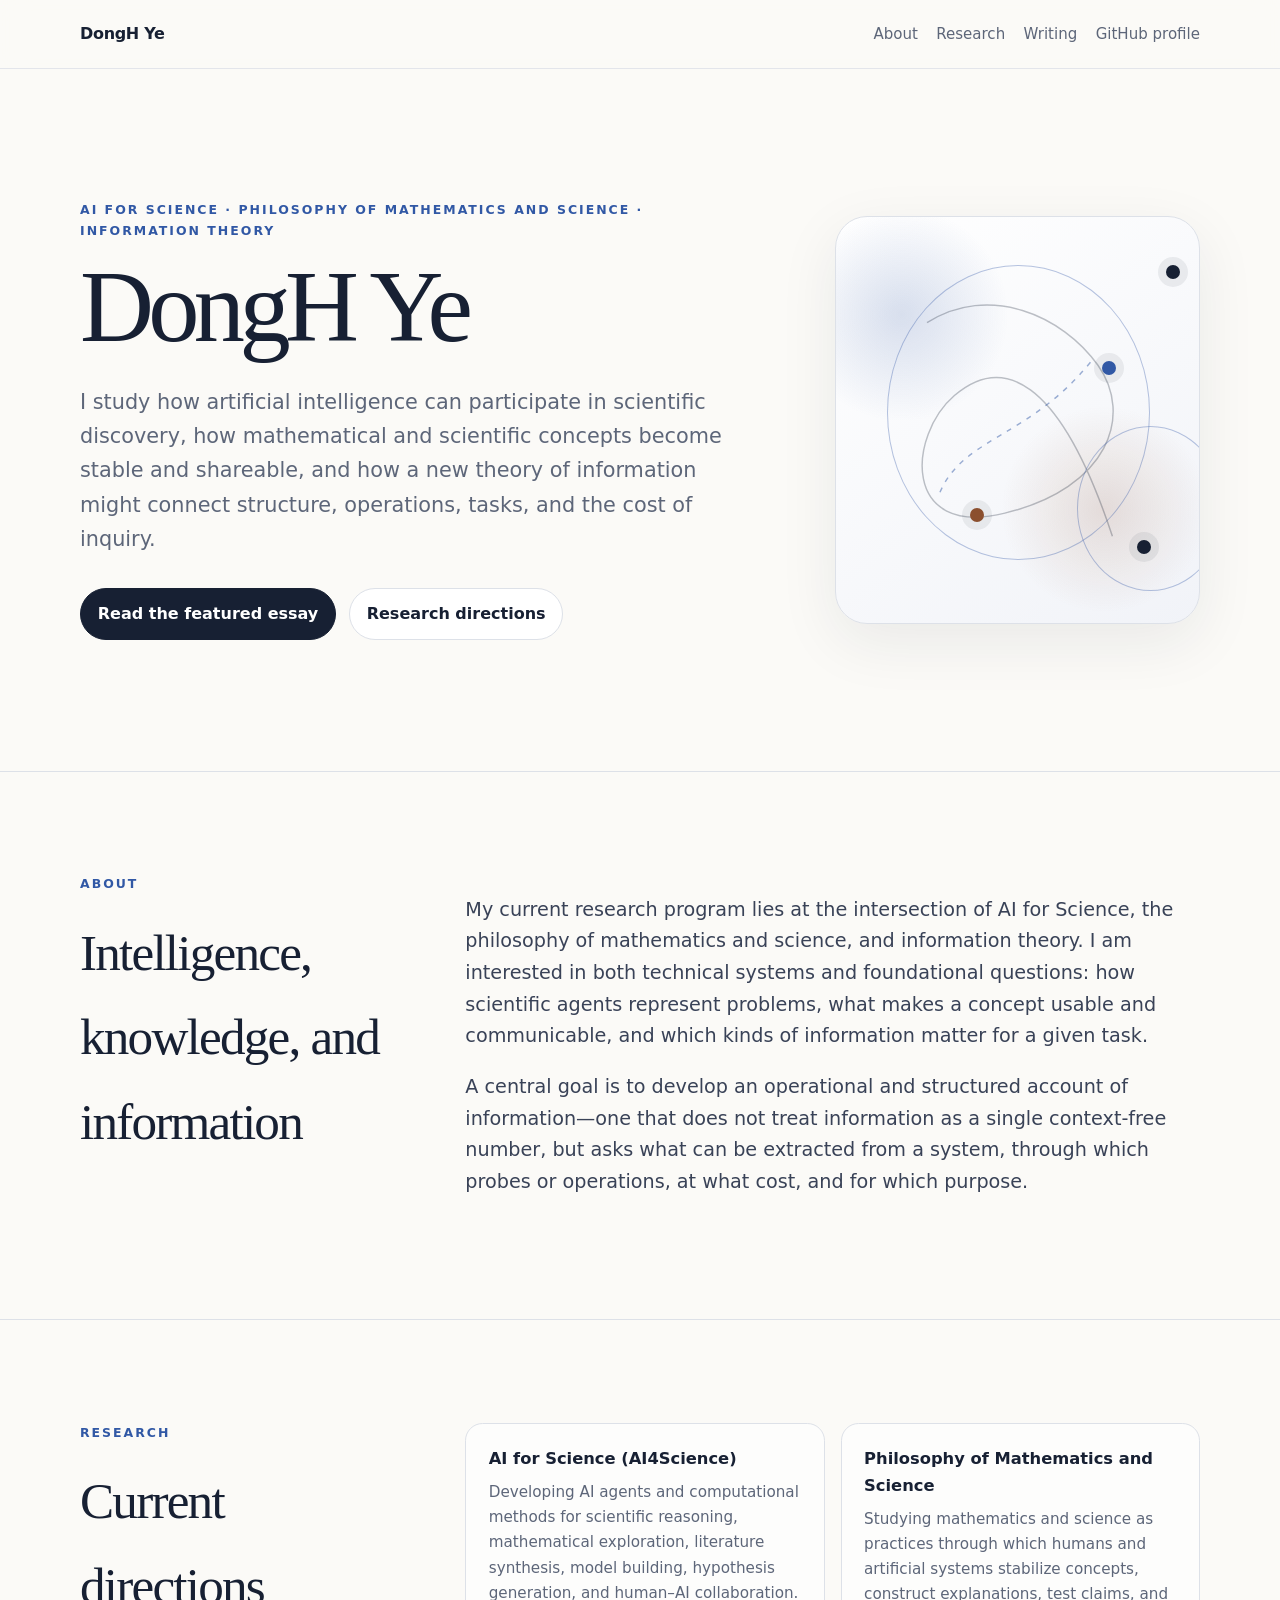
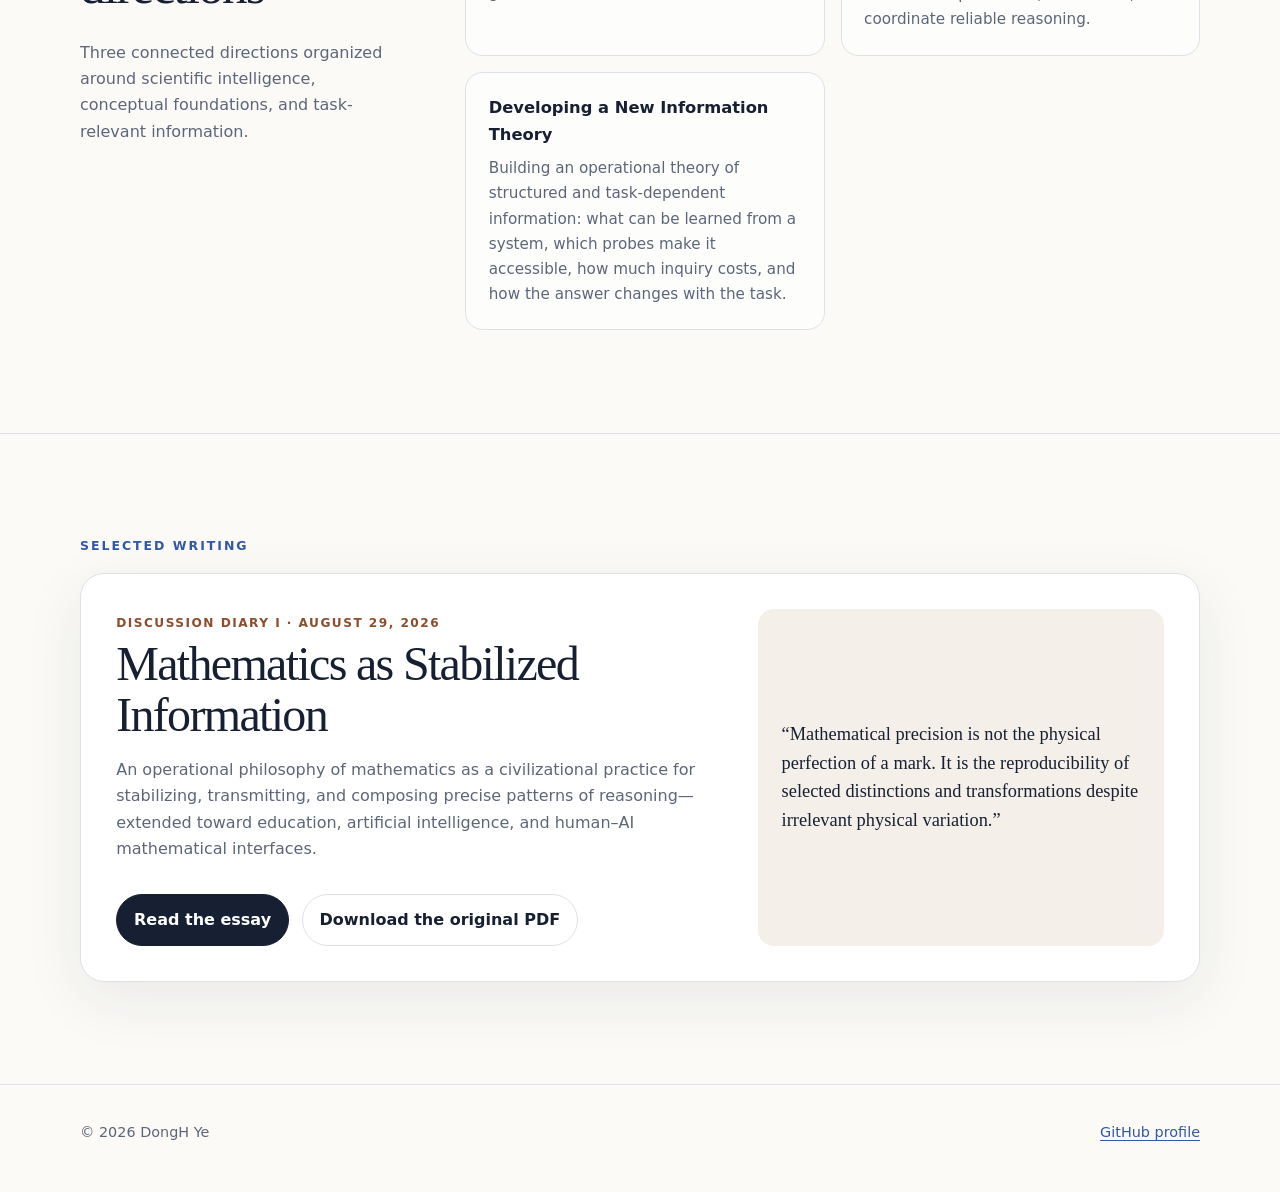
<file: index.html>
<!doctype html>
<html lang="en">
<head>
  <meta charset="utf-8">
  <meta name="viewport" content="width=device-width, initial-scale=1">
  <meta name="description" content="Personal academic homepage of DongH Ye: AI for Science, philosophy of mathematics and science, and a new operational theory of information.">
  <title>DongH Ye — AI for Science, Philosophy & Information</title>
  <link rel="icon" href="assets/favicon.svg" type="image/svg+xml">
  <link rel="stylesheet" href="assets/styles.css">
</head>
<body>
  <a class="skip-link" href="#main">Skip to content</a>
  <header class="site-header">
    <nav class="nav" aria-label="Primary navigation">
      <a class="brand" href="./">DongH Ye</a>
      <div class="nav-links">
        <a href="#about">About</a>
        <a href="#research">Research</a>
        <a href="#writing">Writing</a>
        <a class="keep" data-github-profile href="https://github.com/">GitHub</a>
      </div>
    </nav>
  </header>

  <main id="main">
    <div class="container">
      <section class="hero" aria-labelledby="hero-title">
        <div>
          <p class="eyebrow">AI for Science · Philosophy of Mathematics and Science · Information Theory</p>
          <h1 id="hero-title">DongH Ye</h1>
          <p class="lead">I study how artificial intelligence can participate in scientific discovery, how mathematical and scientific concepts become stable and shareable, and how a new theory of information might connect structure, operations, tasks, and the cost of inquiry.</p>
          <div class="actions">
            <a class="button primary" href="essay/">Read the featured essay</a>
            <a class="button" href="#research">Research directions</a>
          </div>
        </div>
        <div class="hero-art" aria-hidden="true">
          <div class="orbit">
            <svg viewBox="0 0 400 440" role="img">
              <path d="M74 80 C160 25, 262 70, 311 139 S326 309, 182 344 S48 236, 112 181 S256 150, 331 376" fill="none" stroke="rgba(23,32,51,.28)" stroke-width="2"/>
              <path d="M92 315 C125 238, 217 239, 302 133" fill="none" stroke="rgba(49,88,165,.48)" stroke-width="2" stroke-dasharray="7 9"/>
            </svg>
            <span></span><span></span><span></span><span></span>
          </div>
        </div>
      </section>
    </div>

    <section id="about" class="section">
      <div class="container section-grid">
        <div>
          <p class="eyebrow">About</p>
          <h2>Intelligence, knowledge, and information</h2>
        </div>
        <div class="prose-large">
          <p>My current research program lies at the intersection of AI for Science, the philosophy of mathematics and science, and information theory. I am interested in both technical systems and foundational questions: how scientific agents represent problems, what makes a concept usable and communicable, and which kinds of information matter for a given task.</p>
          <p>A central goal is to develop an operational and structured account of information—one that does not treat information as a single context-free number, but asks what can be extracted from a system, through which probes or operations, at what cost, and for which purpose.</p>
        </div>
      </div>
    </section>

    <section id="research" class="section">
      <div class="container section-grid">
        <div>
          <p class="eyebrow">Research</p>
          <h2>Current directions</h2>
          <p class="section-intro">Three connected directions organized around scientific intelligence, conceptual foundations, and task-relevant information.</p>
        </div>
        <div class="cards">
          <article class="card">
            <h3>AI for Science (AI4Science)</h3>
            <p>Developing AI agents and computational methods for scientific reasoning, mathematical exploration, literature synthesis, model building, hypothesis generation, and human–AI collaboration.</p>
          </article>
          <article class="card">
            <h3>Philosophy of Mathematics and Science</h3>
            <p>Studying mathematics and science as practices through which humans and artificial systems stabilize concepts, construct explanations, test claims, and coordinate reliable reasoning.</p>
          </article>
          <article class="card">
            <h3>Developing a New Information Theory</h3>
            <p>Building an operational theory of structured and task-dependent information: what can be learned from a system, which probes make it accessible, how much inquiry costs, and how the answer changes with the task.</p>
          </article>
        </div>
      </div>
    </section>

    <section id="writing" class="section">
      <div class="container">
        <p class="eyebrow">Selected writing</p>
        <div class="feature">
          <div>
            <span class="meta">Discussion Diary I · August 29, 2026</span>
            <h3>Mathematics as Stabilized Information</h3>
            <p>An operational philosophy of mathematics as a civilizational practice for stabilizing, transmitting, and composing precise patterns of reasoning—extended toward education, artificial intelligence, and human–AI mathematical interfaces.</p>
            <div class="actions">
              <a class="button primary" href="essay/">Read the essay</a>
              <a class="button" href="assets/pdf/mathematics-as-stabilized-information-discussion-diary.pdf">Download the original PDF</a>
            </div>
          </div>
          <div class="feature-quote">“Mathematical precision is not the physical perfection of a mark. It is the reproducibility of selected distinctions and transformations despite irrelevant physical variation.”</div>
        </div>
      </div>
    </section>
  </main>

  <footer class="site-footer">
    <div class="container footer-row">
      <span>© <span data-year></span> DongH Ye</span>
      <a data-github-profile href="https://github.com/">GitHub profile</a>
    </div>
  </footer>
  <script src="assets/site.js"></script>
</body>
</html>
</file>
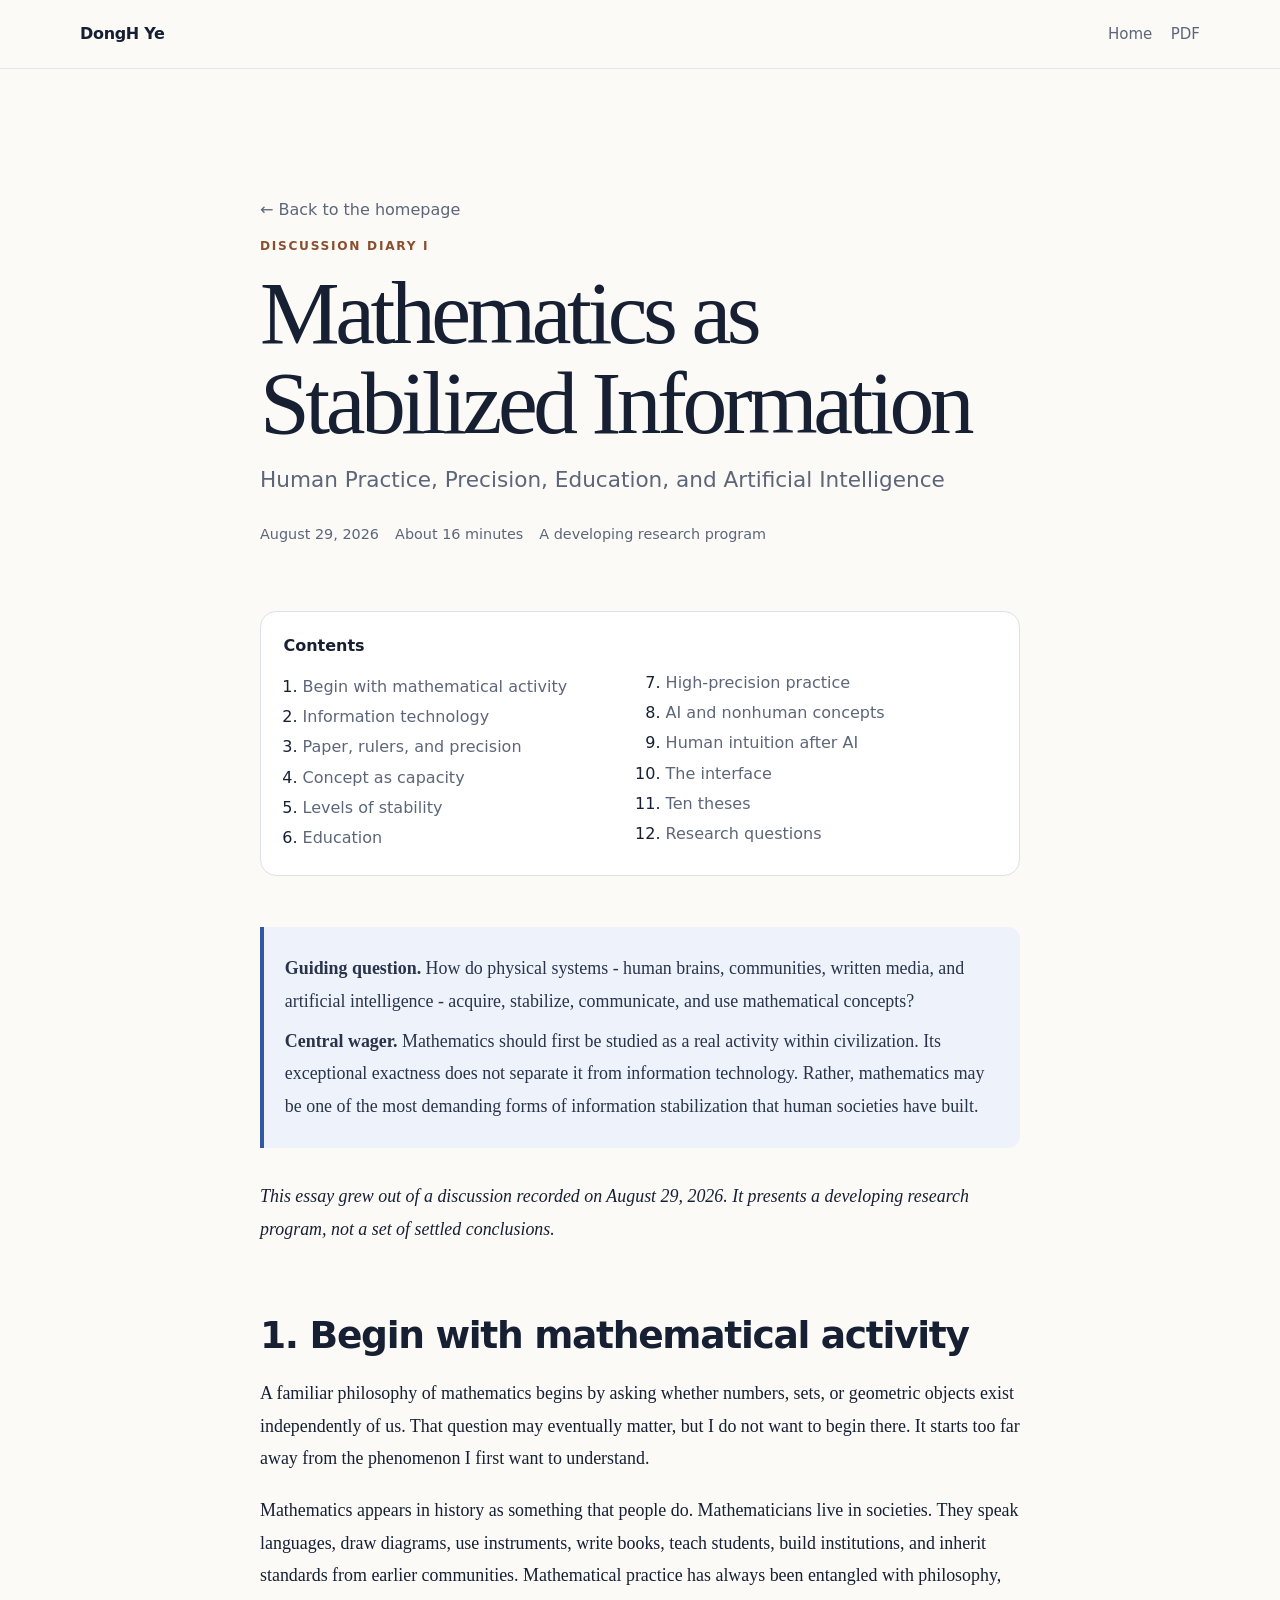
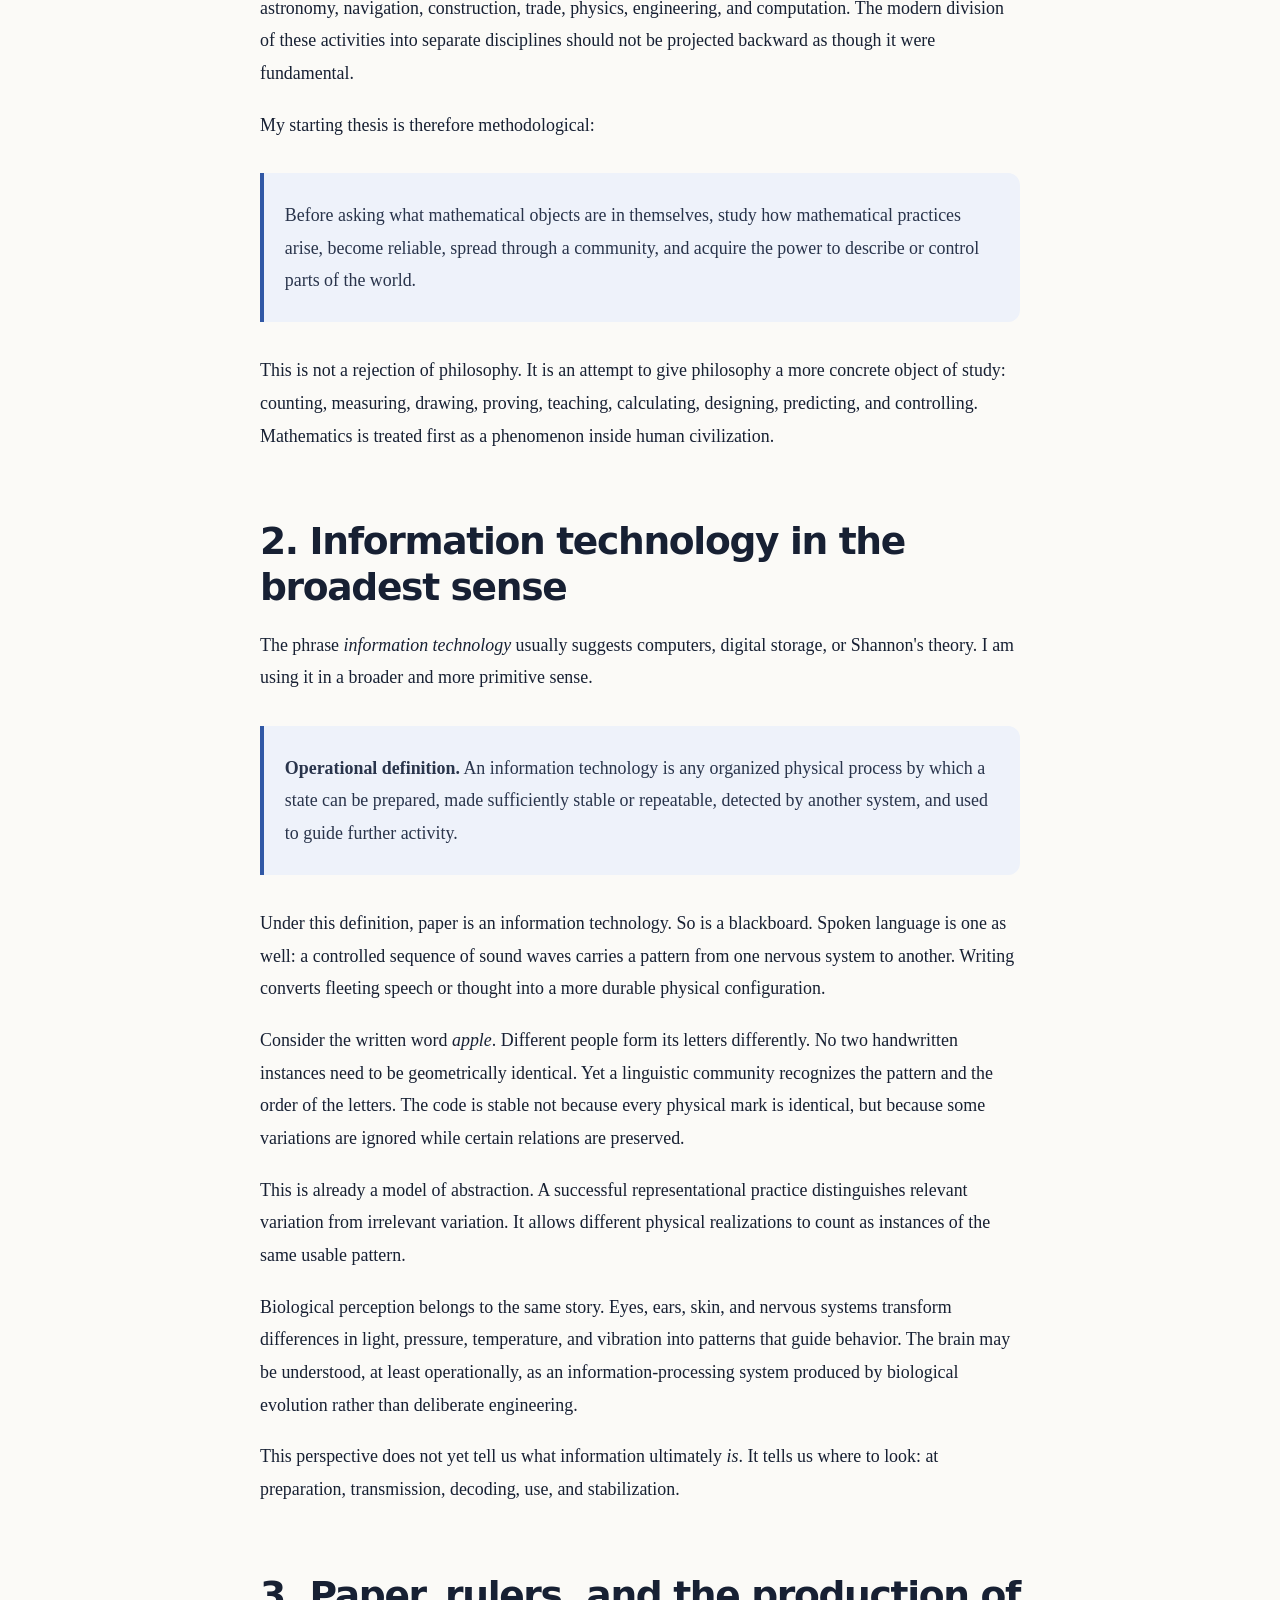
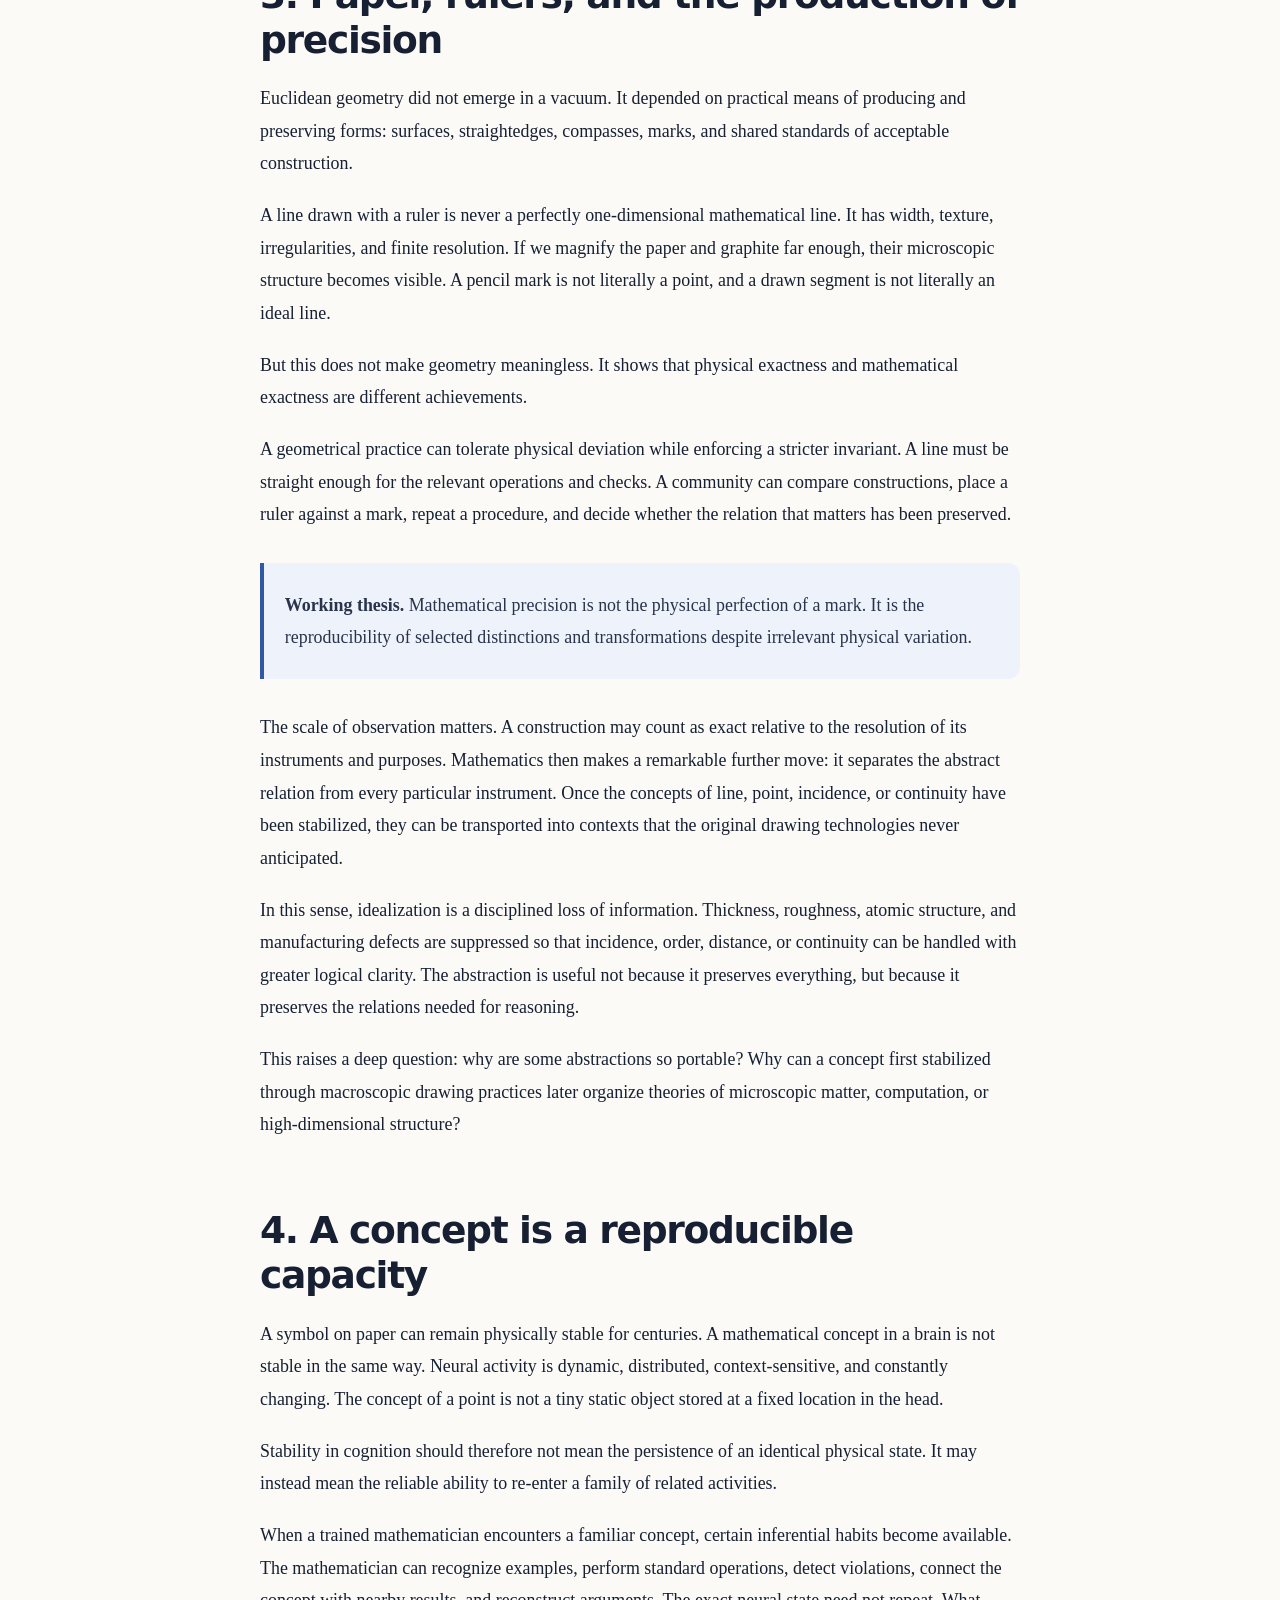
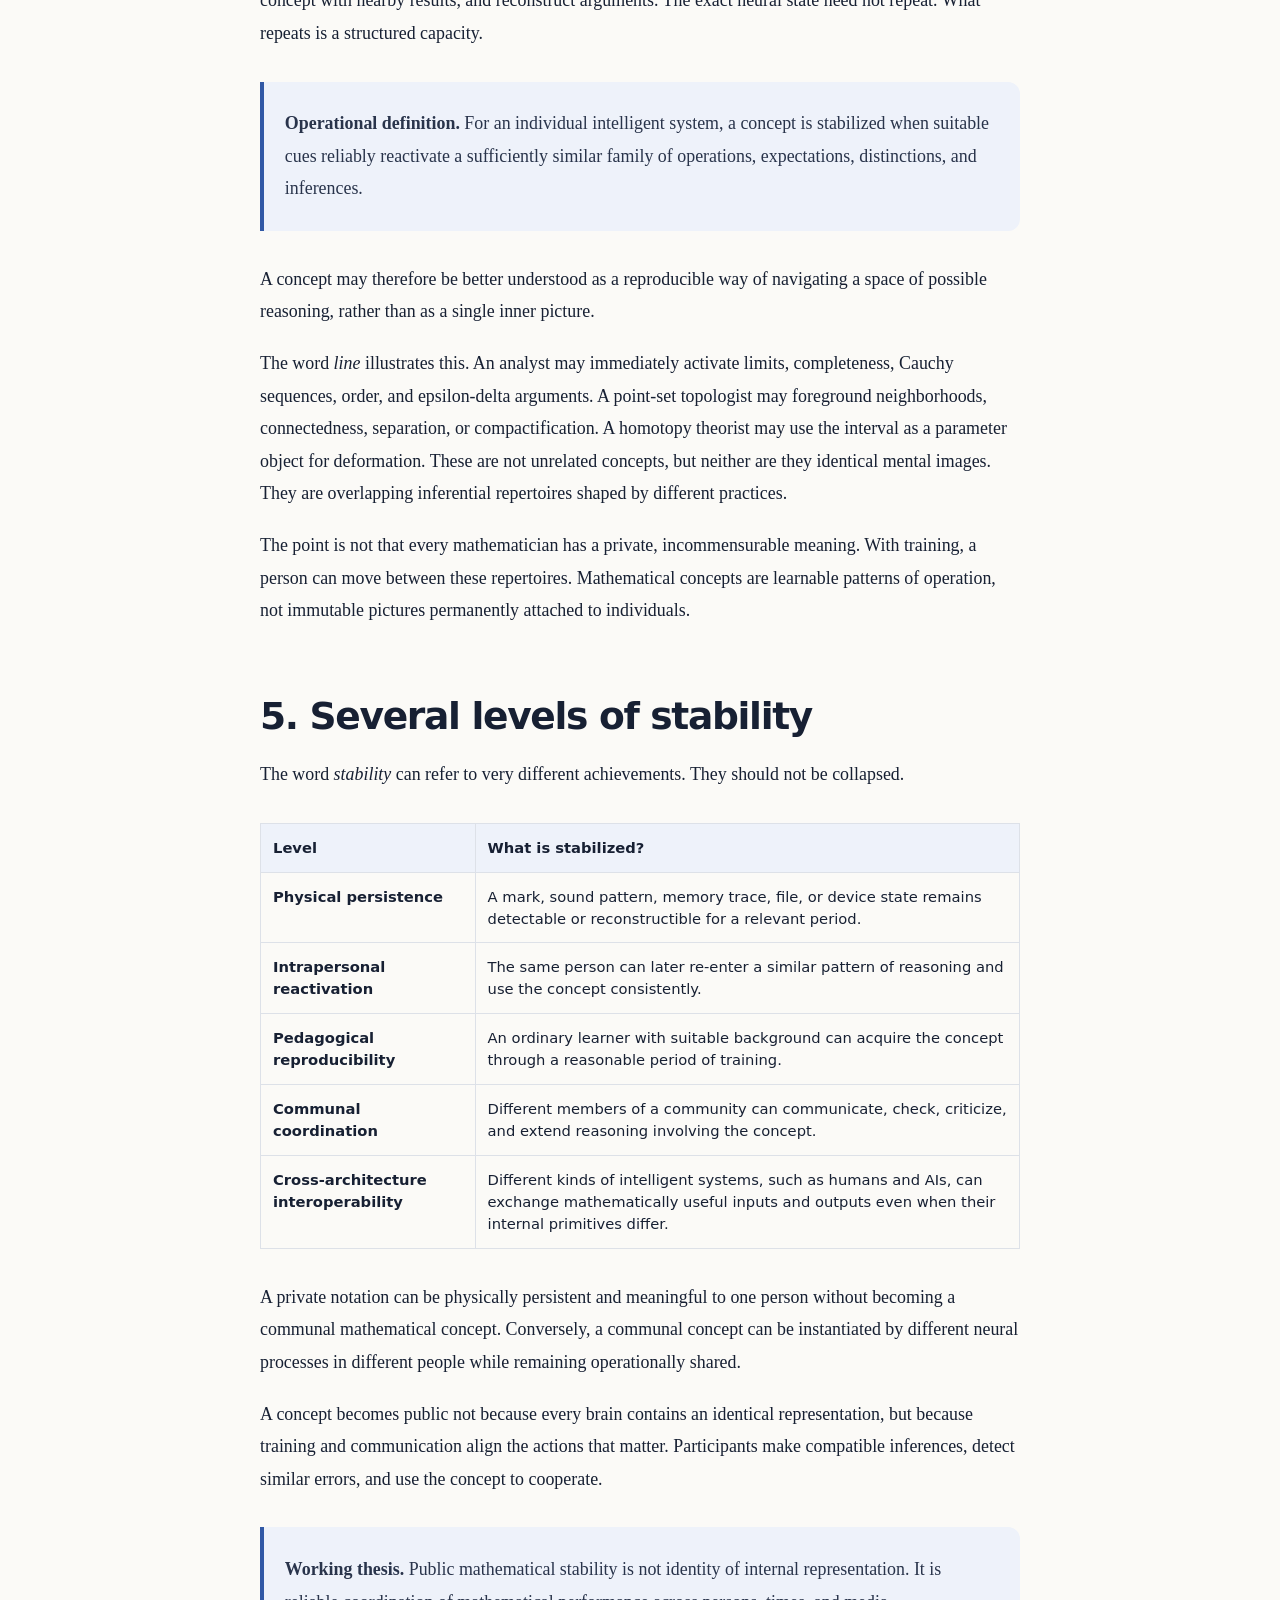
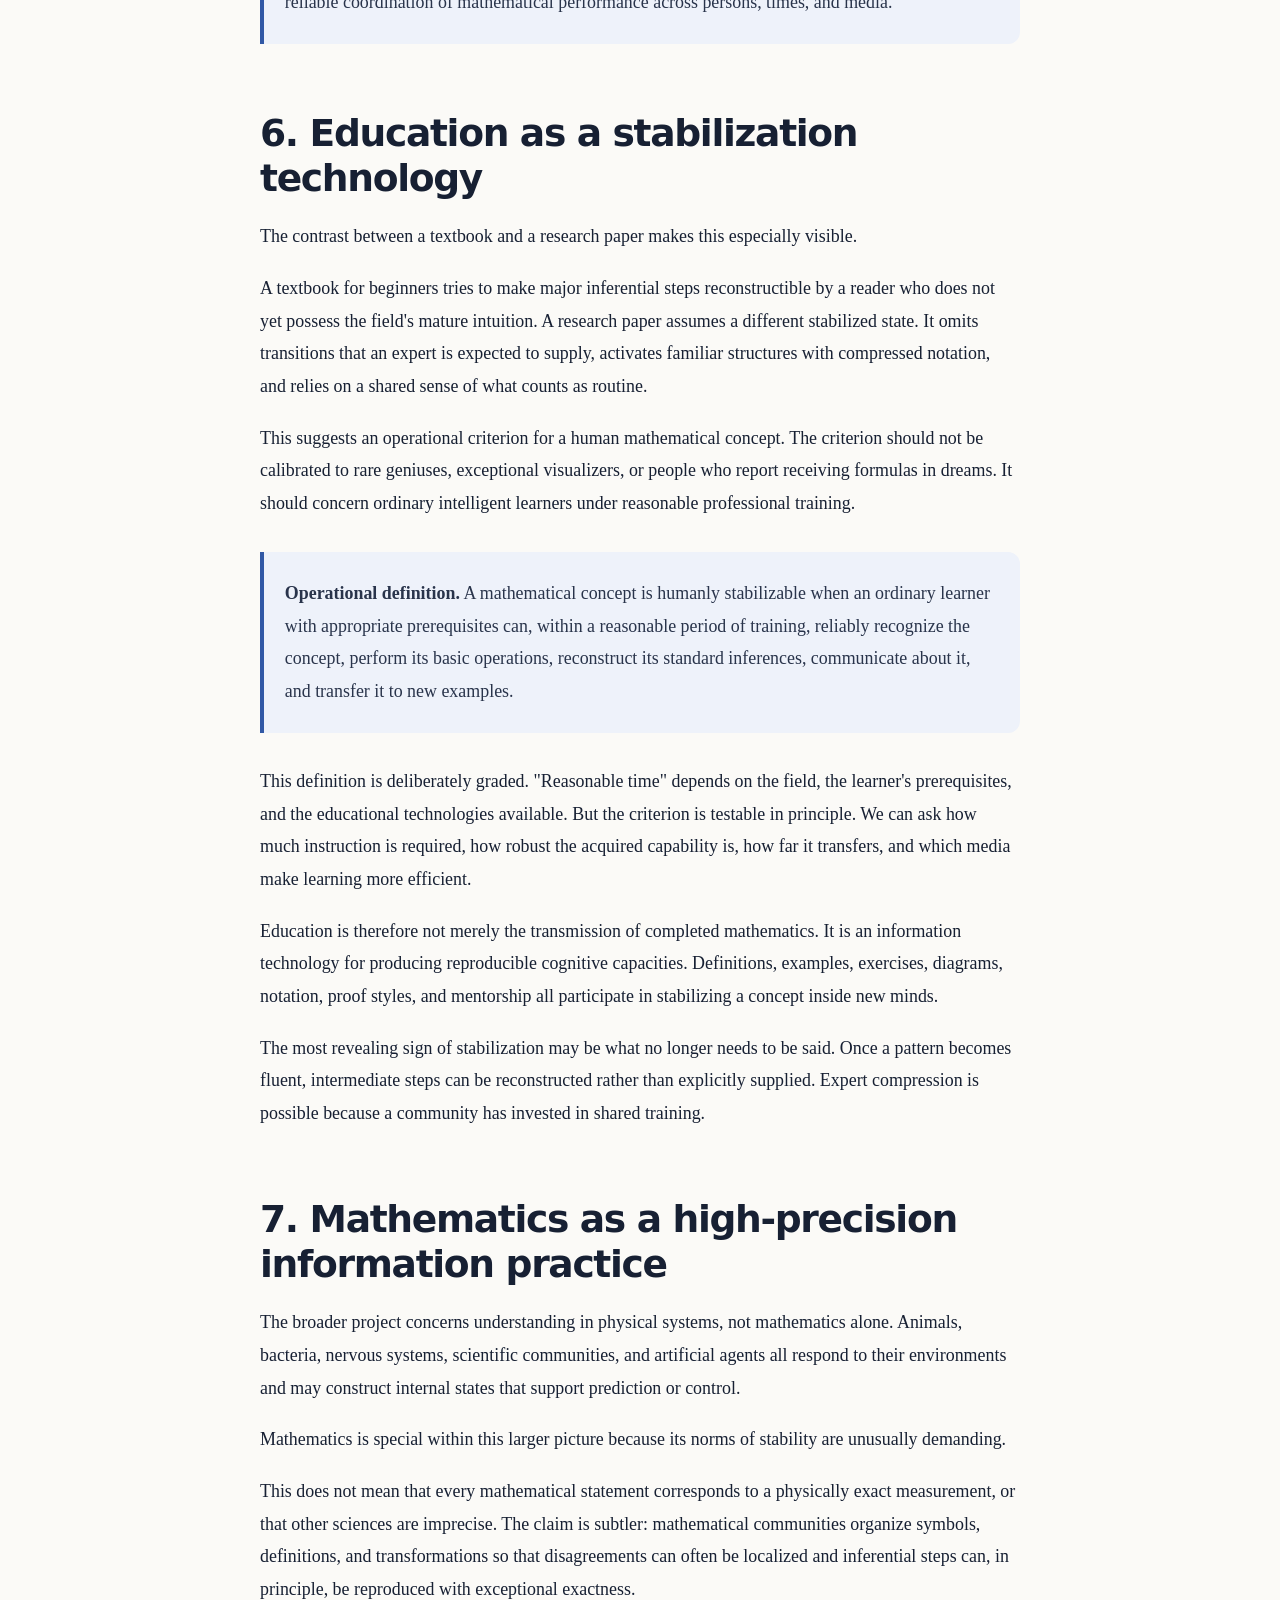
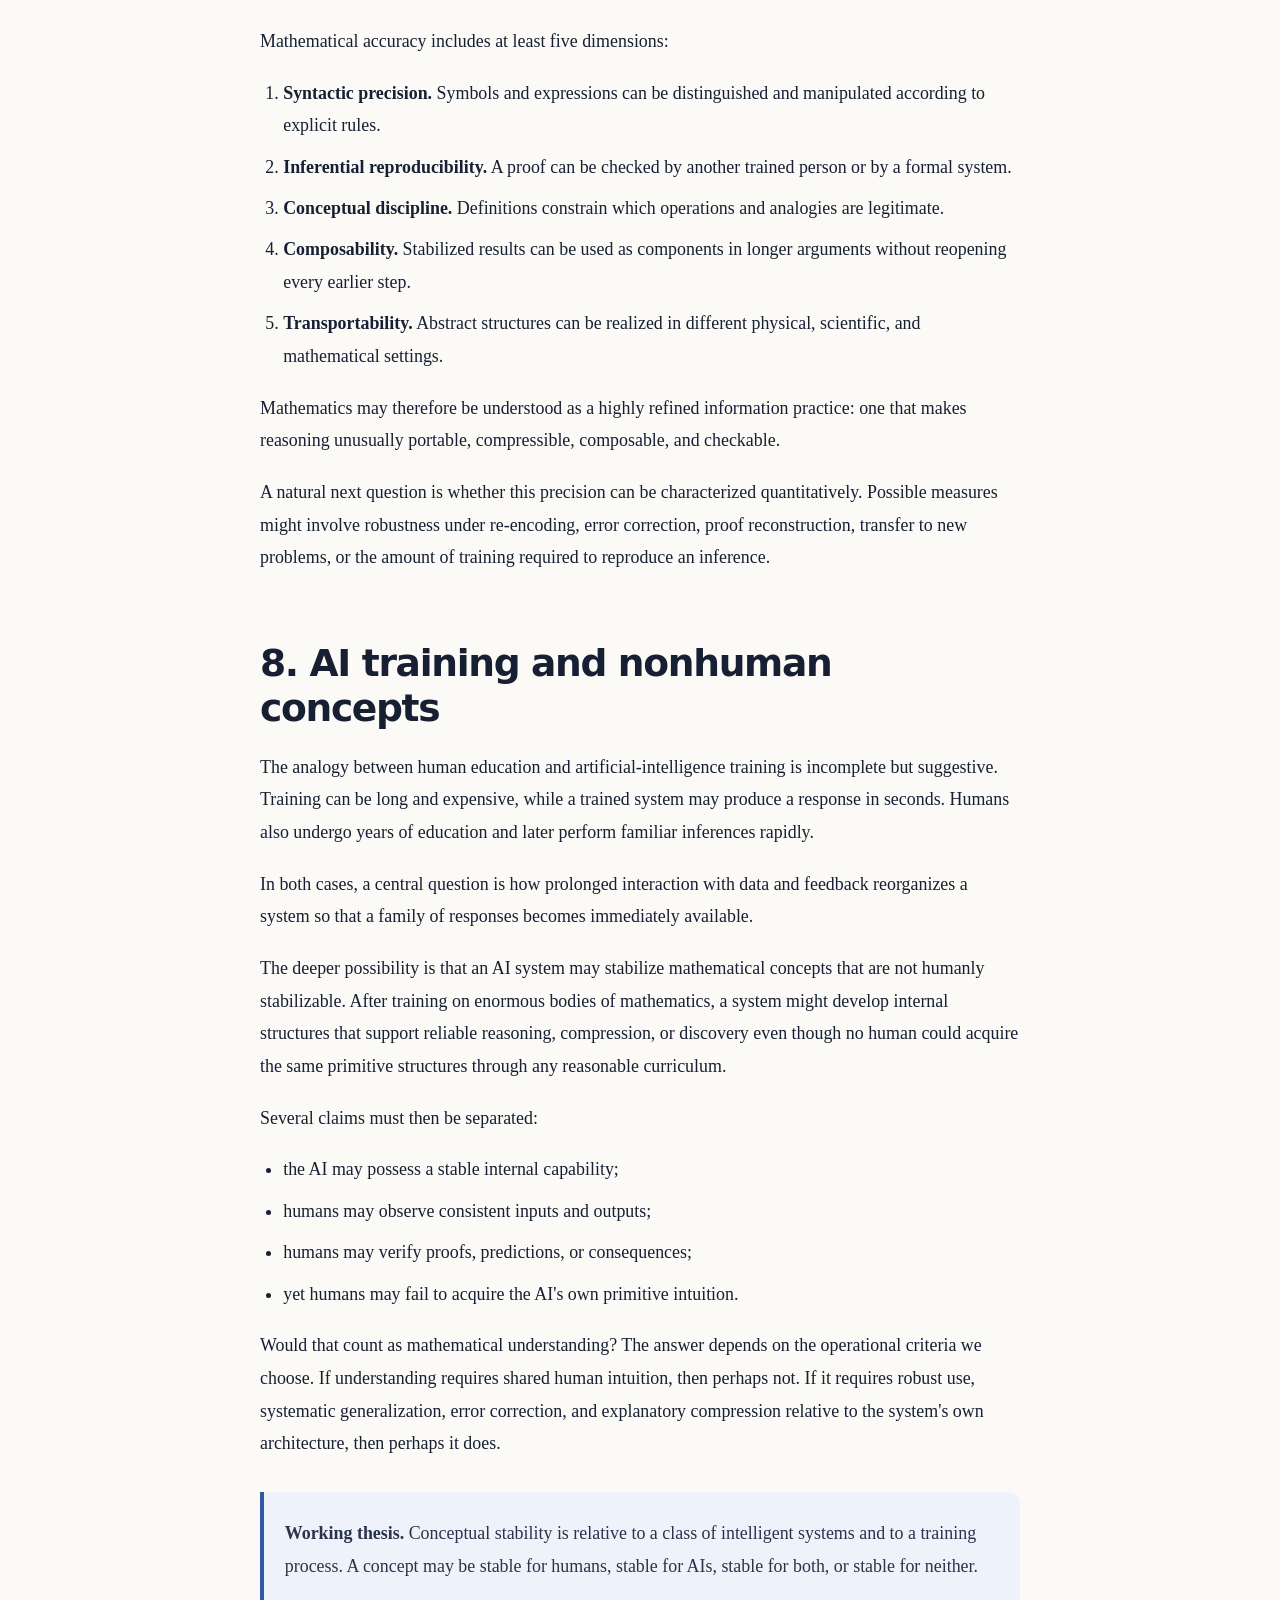
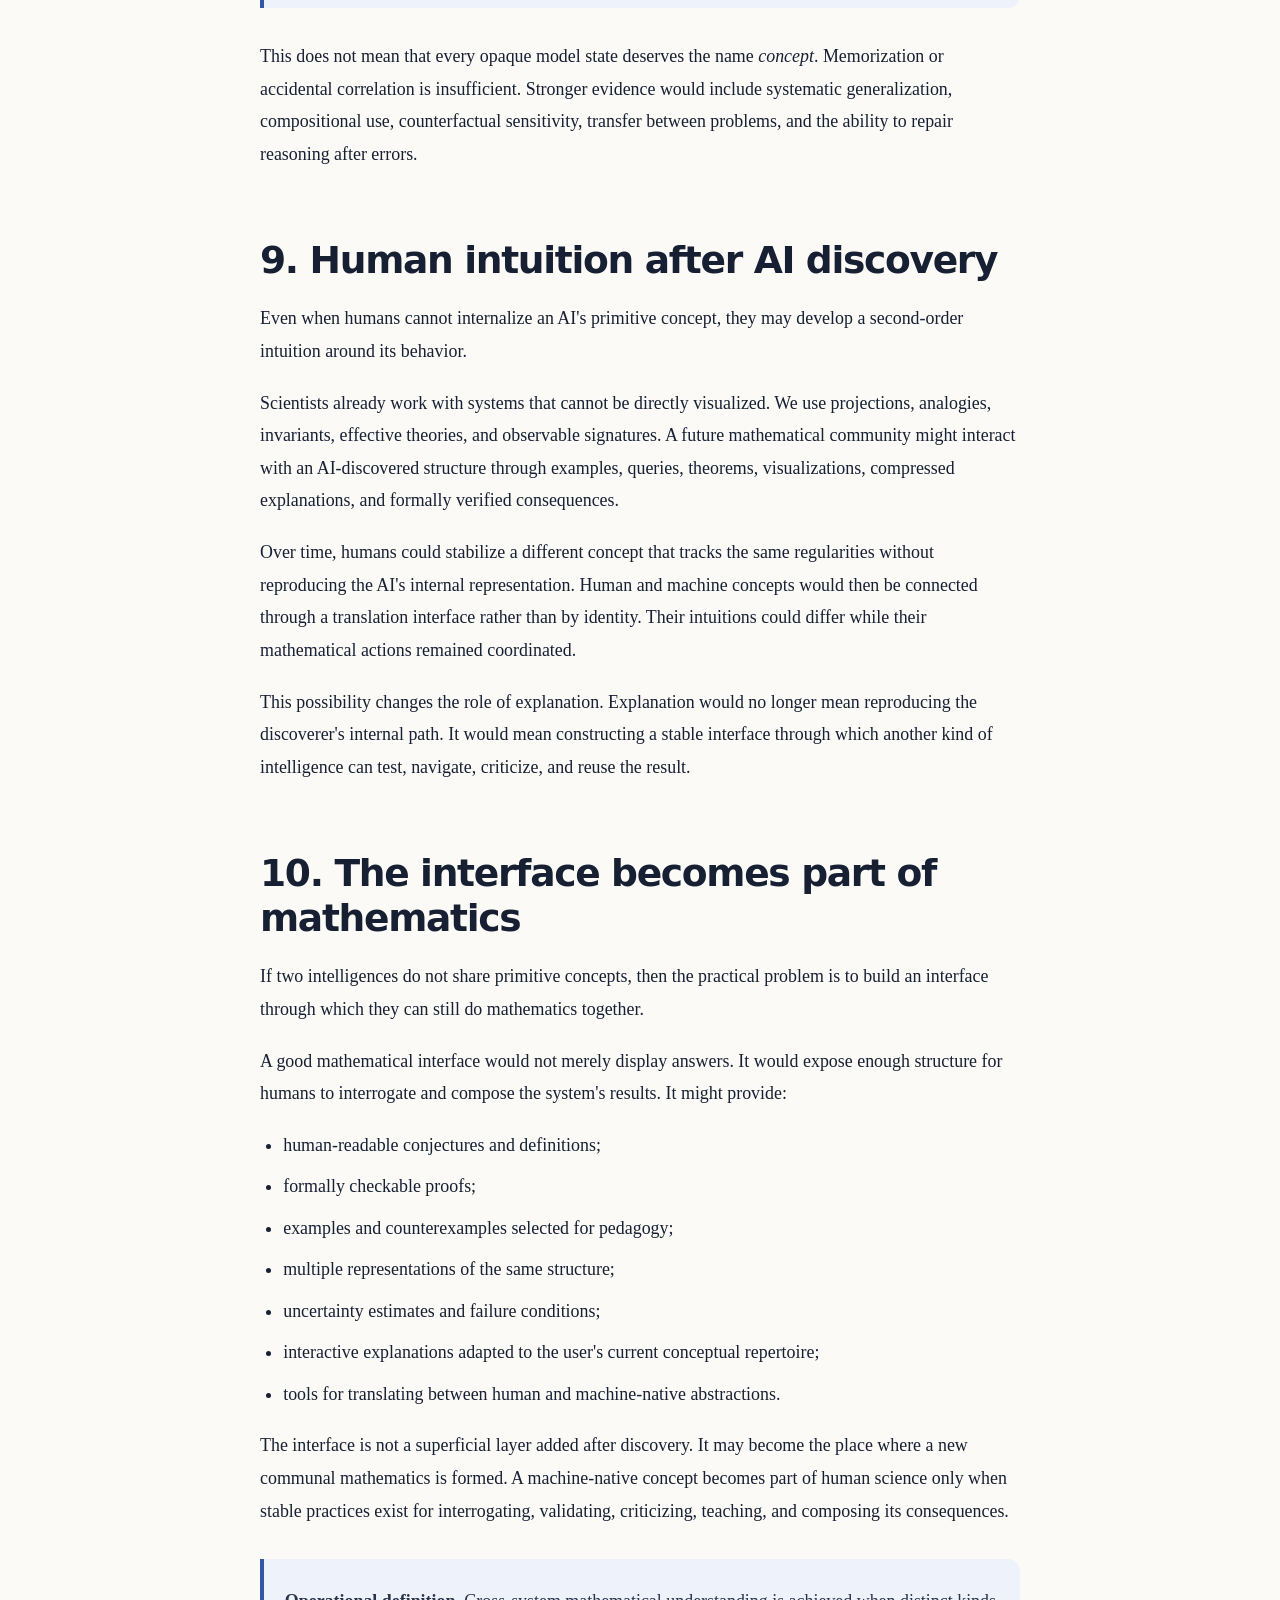
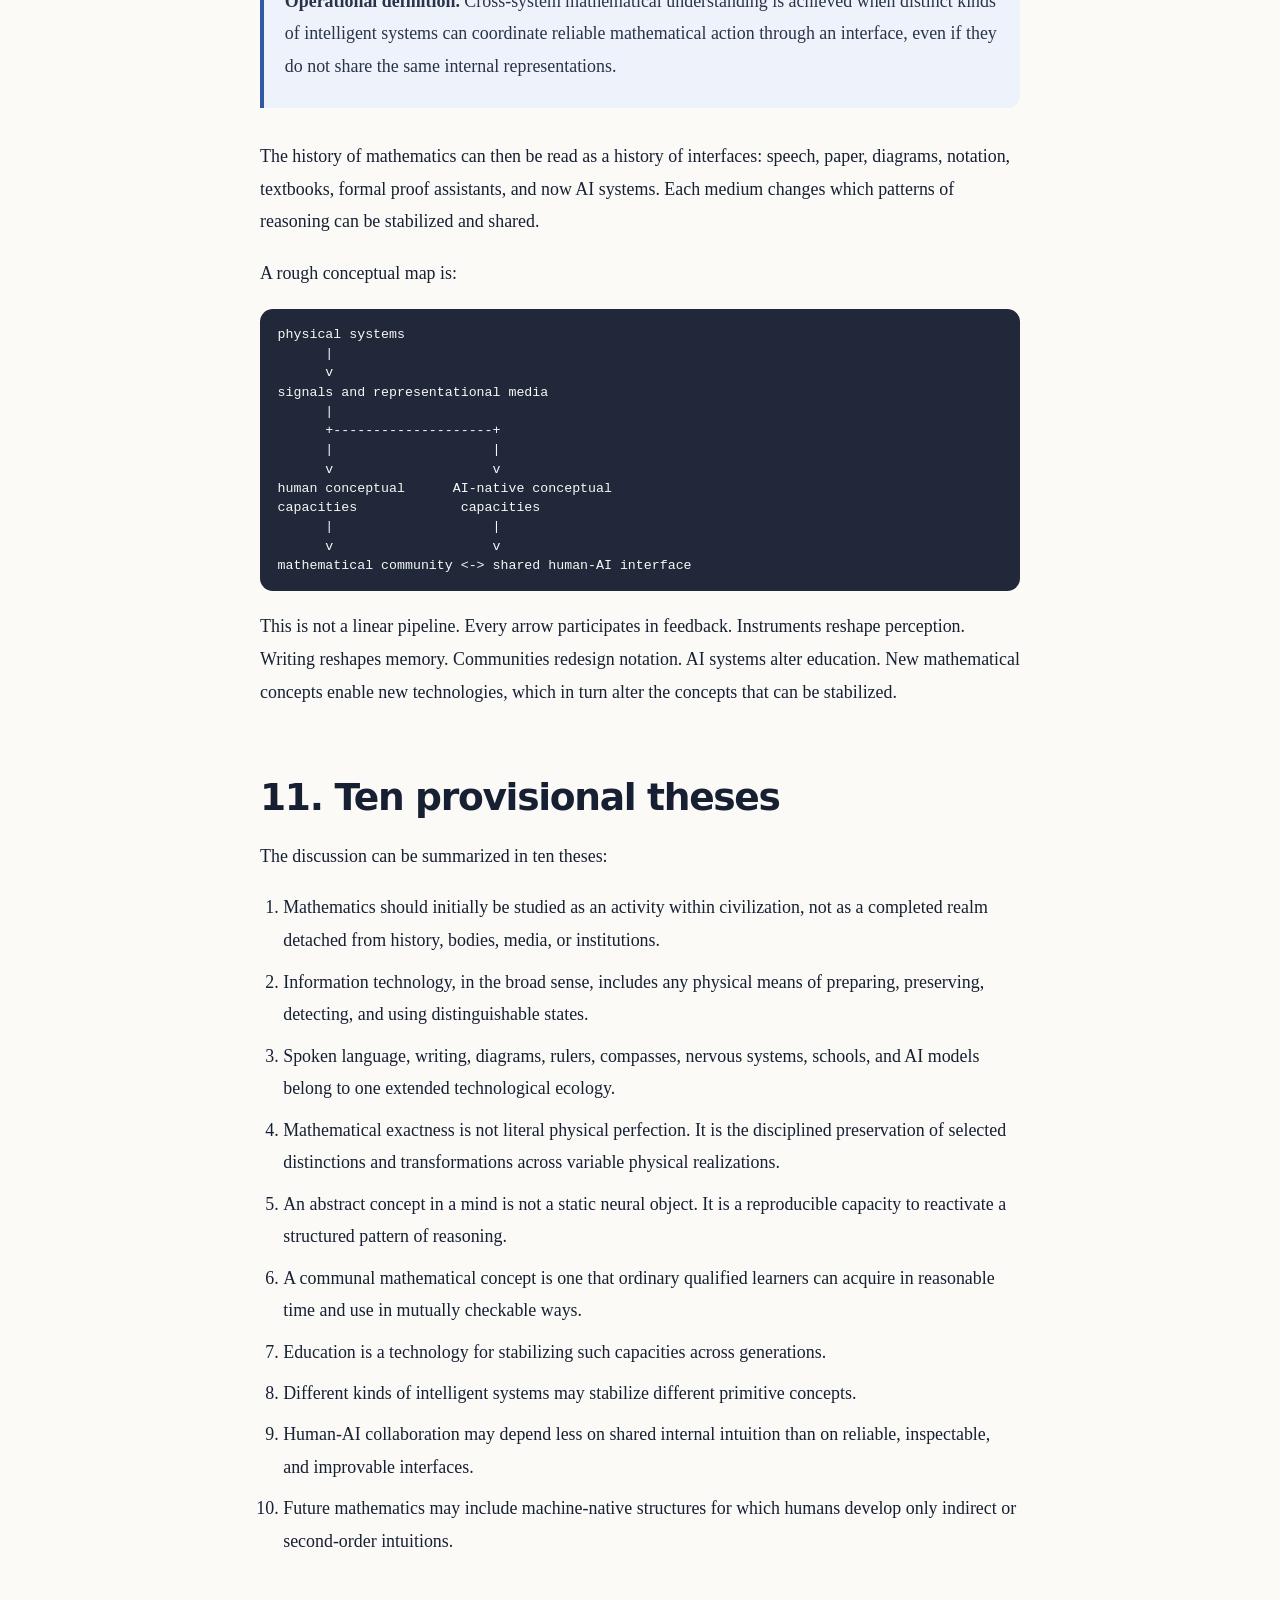
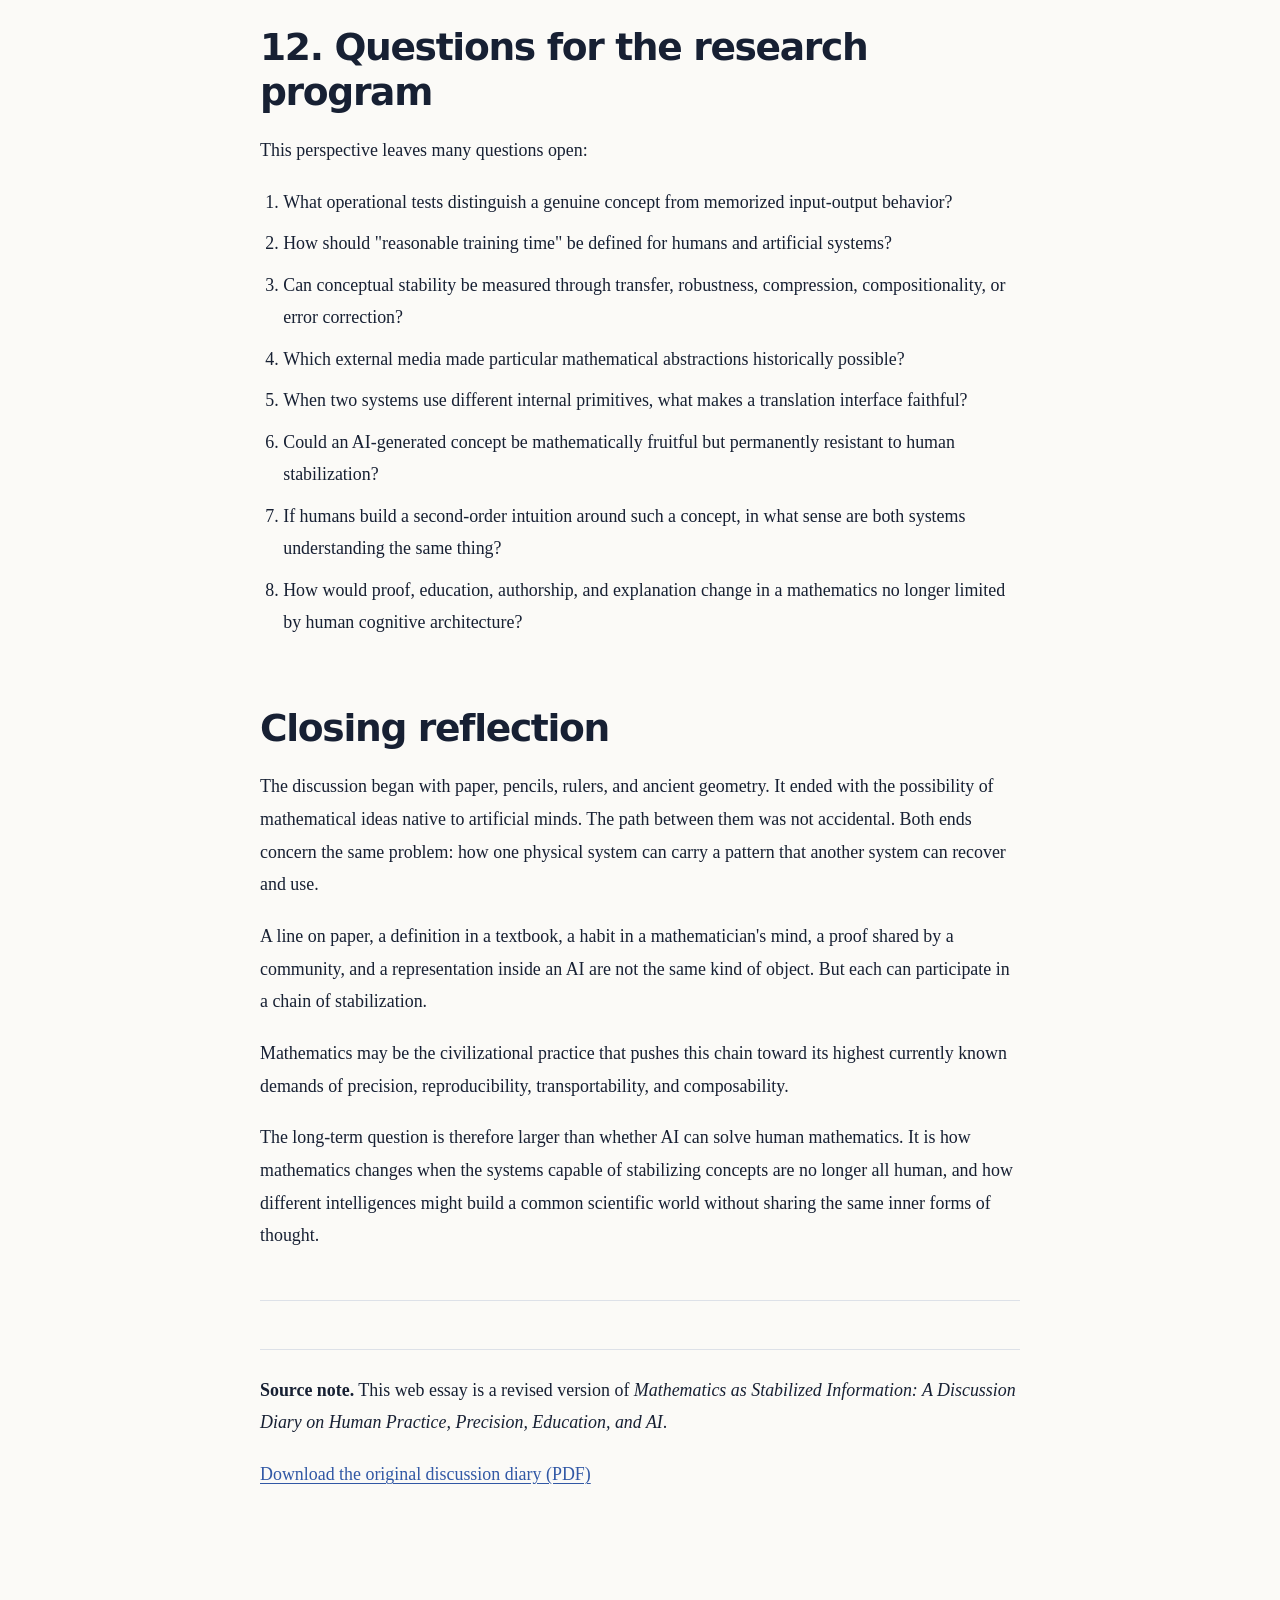
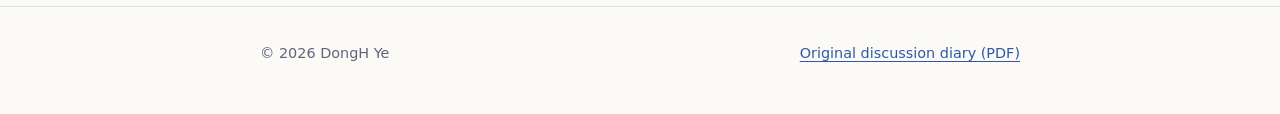
<file: essay/index.html>
<!doctype html>
<html lang="en">
<head>
  <meta charset="utf-8">
  <meta name="viewport" content="width=device-width, initial-scale=1">
  <meta name="description" content="An operational philosophy of mathematics as stabilized information, extending from human practice and education to artificial intelligence.">
  <title>Mathematics as Stabilized Information — DongH Ye</title>
  <link rel="icon" href="../assets/favicon.svg" type="image/svg+xml">
  <link rel="stylesheet" href="../assets/styles.css">
</head>
<body>
  <a class="skip-link" href="#article">Skip to article</a>
  <header class="site-header">
    <nav class="nav" aria-label="Primary navigation">
      <a class="brand" href="../">DongH Ye</a>
      <div class="nav-links">
        <a class="keep" href="../">Home</a>
        <a class="keep" href="../assets/pdf/mathematics-as-stabilized-information-discussion-diary.pdf">PDF</a>
      </div>
    </nav>
  </header>

  <main>
    <header class="essay-hero essay-shell">
      <a class="back-link" href="../">← Back to the homepage</a>
      <p class="essay-kicker">Discussion Diary I</p>
      <h1>Mathematics as Stabilized Information</h1>
      <p class="essay-subtitle">Human Practice, Precision, Education, and Artificial Intelligence</p>
      <div class="essay-meta">
        <span>August 29, 2026</span>
        <span>About 16 minutes</span>
        <span>A developing research program</span>
      </div>
    </header>

    <div class="essay-shell">
<nav class="toc" aria-label="Table of contents">
  <strong>Contents</strong>
  <ol>
    <li><a href="#1-begin-with-mathematical-activity">Begin with mathematical activity</a></li>
    <li><a href="#2-information-technology-in-the-broadest-sense">Information technology</a></li>
    <li><a href="#3-paper-rulers-and-the-production-of-precision">Paper, rulers, and precision</a></li>
    <li><a href="#4-a-concept-is-a-reproducible-capacity">Concept as capacity</a></li>
    <li><a href="#5-several-levels-of-stability">Levels of stability</a></li>
    <li><a href="#6-education-as-a-stabilization-technology">Education</a></li>
    <li><a href="#7-mathematics-as-a-high-precision-information-practice">High-precision practice</a></li>
    <li><a href="#8-ai-training-and-nonhuman-concepts">AI and nonhuman concepts</a></li>
    <li><a href="#9-human-intuition-after-ai-discovery">Human intuition after AI</a></li>
    <li><a href="#10-the-interface-becomes-part-of-mathematics">The interface</a></li>
    <li><a href="#11-ten-provisional-theses">Ten theses</a></li>
    <li><a href="#12-questions-for-the-research-program">Research questions</a></li>
  </ol>
</nav>
</div>
    <article id="article" class="article essay-shell">
<blockquote>
<p><strong>Guiding question.</strong> How do physical systems - human brains, communities, written media, and artificial intelligence - acquire, stabilize, communicate, and use mathematical concepts?</p>
<p><strong>Central wager.</strong> Mathematics should first be studied as a real activity within civilization. Its exceptional exactness does not separate it from information technology. Rather, mathematics may be one of the most demanding forms of information stabilization that human societies have built.</p>
</blockquote>
<p><em>This essay grew out of a discussion recorded on August 29, 2026. It presents a developing research program, not a set of settled conclusions.</em></p>
<h2 id="1-begin-with-mathematical-activity">1. Begin with mathematical activity</h2>
<p>A familiar philosophy of mathematics begins by asking whether numbers, sets, or geometric objects exist independently of us. That question may eventually matter, but I do not want to begin there. It starts too far away from the phenomenon I first want to understand.</p>
<p>Mathematics appears in history as something that people do. Mathematicians live in societies. They speak languages, draw diagrams, use instruments, write books, teach students, build institutions, and inherit standards from earlier communities. Mathematical practice has always been entangled with philosophy, astronomy, navigation, construction, trade, physics, engineering, and computation. The modern division of these activities into separate disciplines should not be projected backward as though it were fundamental.</p>
<p>My starting thesis is therefore methodological:</p>
<blockquote>
<p>Before asking what mathematical objects are in themselves, study how mathematical practices arise, become reliable, spread through a community, and acquire the power to describe or control parts of the world.</p>
</blockquote>
<p>This is not a rejection of philosophy. It is an attempt to give philosophy a more concrete object of study: counting, measuring, drawing, proving, teaching, calculating, designing, predicting, and controlling. Mathematics is treated first as a phenomenon inside human civilization.</p>
<h2 id="2-information-technology-in-the-broadest-sense">2. Information technology in the broadest sense</h2>
<p>The phrase <em>information technology</em> usually suggests computers, digital storage, or Shannon's theory. I am using it in a broader and more primitive sense.</p>
<blockquote>
<p><strong>Operational definition.</strong> An information technology is any organized physical process by which a state can be prepared, made sufficiently stable or repeatable, detected by another system, and used to guide further activity.</p>
</blockquote>
<p>Under this definition, paper is an information technology. So is a blackboard. Spoken language is one as well: a controlled sequence of sound waves carries a pattern from one nervous system to another. Writing converts fleeting speech or thought into a more durable physical configuration.</p>
<p>Consider the written word <em>apple</em>. Different people form its letters differently. No two handwritten instances need to be geometrically identical. Yet a linguistic community recognizes the pattern and the order of the letters. The code is stable not because every physical mark is identical, but because some variations are ignored while certain relations are preserved.</p>
<p>This is already a model of abstraction. A successful representational practice distinguishes relevant variation from irrelevant variation. It allows different physical realizations to count as instances of the same usable pattern.</p>
<p>Biological perception belongs to the same story. Eyes, ears, skin, and nervous systems transform differences in light, pressure, temperature, and vibration into patterns that guide behavior. The brain may be understood, at least operationally, as an information-processing system produced by biological evolution rather than deliberate engineering.</p>
<p>This perspective does not yet tell us what information ultimately <em>is</em>. It tells us where to look: at preparation, transmission, decoding, use, and stabilization.</p>
<h2 id="3-paper-rulers-and-the-production-of-precision">3. Paper, rulers, and the production of precision</h2>
<p>Euclidean geometry did not emerge in a vacuum. It depended on practical means of producing and preserving forms: surfaces, straightedges, compasses, marks, and shared standards of acceptable construction.</p>
<p>A line drawn with a ruler is never a perfectly one-dimensional mathematical line. It has width, texture, irregularities, and finite resolution. If we magnify the paper and graphite far enough, their microscopic structure becomes visible. A pencil mark is not literally a point, and a drawn segment is not literally an ideal line.</p>
<p>But this does not make geometry meaningless. It shows that physical exactness and mathematical exactness are different achievements.</p>
<p>A geometrical practice can tolerate physical deviation while enforcing a stricter invariant. A line must be straight enough for the relevant operations and checks. A community can compare constructions, place a ruler against a mark, repeat a procedure, and decide whether the relation that matters has been preserved.</p>
<blockquote>
<p><strong>Working thesis.</strong> Mathematical precision is not the physical perfection of a mark. It is the reproducibility of selected distinctions and transformations despite irrelevant physical variation.</p>
</blockquote>
<p>The scale of observation matters. A construction may count as exact relative to the resolution of its instruments and purposes. Mathematics then makes a remarkable further move: it separates the abstract relation from every particular instrument. Once the concepts of line, point, incidence, or continuity have been stabilized, they can be transported into contexts that the original drawing technologies never anticipated.</p>
<p>In this sense, idealization is a disciplined loss of information. Thickness, roughness, atomic structure, and manufacturing defects are suppressed so that incidence, order, distance, or continuity can be handled with greater logical clarity. The abstraction is useful not because it preserves everything, but because it preserves the relations needed for reasoning.</p>
<p>This raises a deep question: why are some abstractions so portable? Why can a concept first stabilized through macroscopic drawing practices later organize theories of microscopic matter, computation, or high-dimensional structure?</p>
<h2 id="4-a-concept-is-a-reproducible-capacity">4. A concept is a reproducible capacity</h2>
<p>A symbol on paper can remain physically stable for centuries. A mathematical concept in a brain is not stable in the same way. Neural activity is dynamic, distributed, context-sensitive, and constantly changing. The concept of a point is not a tiny static object stored at a fixed location in the head.</p>
<p>Stability in cognition should therefore not mean the persistence of an identical physical state. It may instead mean the reliable ability to re-enter a family of related activities.</p>
<p>When a trained mathematician encounters a familiar concept, certain inferential habits become available. The mathematician can recognize examples, perform standard operations, detect violations, connect the concept with nearby results, and reconstruct arguments. The exact neural state need not repeat. What repeats is a structured capacity.</p>
<blockquote>
<p><strong>Operational definition.</strong> For an individual intelligent system, a concept is stabilized when suitable cues reliably reactivate a sufficiently similar family of operations, expectations, distinctions, and inferences.</p>
</blockquote>
<p>A concept may therefore be better understood as a reproducible way of navigating a space of possible reasoning, rather than as a single inner picture.</p>
<p>The word <em>line</em> illustrates this. An analyst may immediately activate limits, completeness, Cauchy sequences, order, and epsilon-delta arguments. A point-set topologist may foreground neighborhoods, connectedness, separation, or compactification. A homotopy theorist may use the interval as a parameter object for deformation. These are not unrelated concepts, but neither are they identical mental images. They are overlapping inferential repertoires shaped by different practices.</p>
<p>The point is not that every mathematician has a private, incommensurable meaning. With training, a person can move between these repertoires. Mathematical concepts are learnable patterns of operation, not immutable pictures permanently attached to individuals.</p>
<h2 id="5-several-levels-of-stability">5. Several levels of stability</h2>
<p>The word <em>stability</em> can refer to very different achievements. They should not be collapsed.</p>
<table>
<thead>
<tr class="header">
<th>Level</th>
<th>What is stabilized?</th>
</tr>
</thead>
<tbody>
<tr class="odd">
<td><strong>Physical persistence</strong></td>
<td>A mark, sound pattern, memory trace, file, or device state remains detectable or reconstructible for a relevant period.</td>
</tr>
<tr class="even">
<td><strong>Intrapersonal reactivation</strong></td>
<td>The same person can later re-enter a similar pattern of reasoning and use the concept consistently.</td>
</tr>
<tr class="odd">
<td><strong>Pedagogical reproducibility</strong></td>
<td>An ordinary learner with suitable background can acquire the concept through a reasonable period of training.</td>
</tr>
<tr class="even">
<td><strong>Communal coordination</strong></td>
<td>Different members of a community can communicate, check, criticize, and extend reasoning involving the concept.</td>
</tr>
<tr class="odd">
<td><strong>Cross-architecture interoperability</strong></td>
<td>Different kinds of intelligent systems, such as humans and AIs, can exchange mathematically useful inputs and outputs even when their internal primitives differ.</td>
</tr>
</tbody>
</table>
<p>A private notation can be physically persistent and meaningful to one person without becoming a communal mathematical concept. Conversely, a communal concept can be instantiated by different neural processes in different people while remaining operationally shared.</p>
<p>A concept becomes public not because every brain contains an identical representation, but because training and communication align the actions that matter. Participants make compatible inferences, detect similar errors, and use the concept to cooperate.</p>
<blockquote>
<p><strong>Working thesis.</strong> Public mathematical stability is not identity of internal representation. It is reliable coordination of mathematical performance across persons, times, and media.</p>
</blockquote>
<h2 id="6-education-as-a-stabilization-technology">6. Education as a stabilization technology</h2>
<p>The contrast between a textbook and a research paper makes this especially visible.</p>
<p>A textbook for beginners tries to make major inferential steps reconstructible by a reader who does not yet possess the field's mature intuition. A research paper assumes a different stabilized state. It omits transitions that an expert is expected to supply, activates familiar structures with compressed notation, and relies on a shared sense of what counts as routine.</p>
<p>This suggests an operational criterion for a human mathematical concept. The criterion should not be calibrated to rare geniuses, exceptional visualizers, or people who report receiving formulas in dreams. It should concern ordinary intelligent learners under reasonable professional training.</p>
<blockquote>
<p><strong>Operational definition.</strong> A mathematical concept is humanly stabilizable when an ordinary learner with appropriate prerequisites can, within a reasonable period of training, reliably recognize the concept, perform its basic operations, reconstruct its standard inferences, communicate about it, and transfer it to new examples.</p>
</blockquote>
<p>This definition is deliberately graded. "Reasonable time" depends on the field, the learner's prerequisites, and the educational technologies available. But the criterion is testable in principle. We can ask how much instruction is required, how robust the acquired capability is, how far it transfers, and which media make learning more efficient.</p>
<p>Education is therefore not merely the transmission of completed mathematics. It is an information technology for producing reproducible cognitive capacities. Definitions, examples, exercises, diagrams, notation, proof styles, and mentorship all participate in stabilizing a concept inside new minds.</p>
<p>The most revealing sign of stabilization may be what no longer needs to be said. Once a pattern becomes fluent, intermediate steps can be reconstructed rather than explicitly supplied. Expert compression is possible because a community has invested in shared training.</p>
<h2 id="7-mathematics-as-a-high-precision-information-practice">7. Mathematics as a high-precision information practice</h2>
<p>The broader project concerns understanding in physical systems, not mathematics alone. Animals, bacteria, nervous systems, scientific communities, and artificial agents all respond to their environments and may construct internal states that support prediction or control.</p>
<p>Mathematics is special within this larger picture because its norms of stability are unusually demanding.</p>
<p>This does not mean that every mathematical statement corresponds to a physically exact measurement, or that other sciences are imprecise. The claim is subtler: mathematical communities organize symbols, definitions, and transformations so that disagreements can often be localized and inferential steps can, in principle, be reproduced with exceptional exactness.</p>
<p>Mathematical accuracy includes at least five dimensions:</p>
<ol type="1">
<li><strong>Syntactic precision.</strong> Symbols and expressions can be distinguished and manipulated according to explicit rules.</li>
<li><strong>Inferential reproducibility.</strong> A proof can be checked by another trained person or by a formal system.</li>
<li><strong>Conceptual discipline.</strong> Definitions constrain which operations and analogies are legitimate.</li>
<li><strong>Composability.</strong> Stabilized results can be used as components in longer arguments without reopening every earlier step.</li>
<li><strong>Transportability.</strong> Abstract structures can be realized in different physical, scientific, and mathematical settings.</li>
</ol>
<p>Mathematics may therefore be understood as a highly refined information practice: one that makes reasoning unusually portable, compressible, composable, and checkable.</p>
<p>A natural next question is whether this precision can be characterized quantitatively. Possible measures might involve robustness under re-encoding, error correction, proof reconstruction, transfer to new problems, or the amount of training required to reproduce an inference.</p>
<h2 id="8-ai-training-and-nonhuman-concepts">8. AI training and nonhuman concepts</h2>
<p>The analogy between human education and artificial-intelligence training is incomplete but suggestive. Training can be long and expensive, while a trained system may produce a response in seconds. Humans also undergo years of education and later perform familiar inferences rapidly.</p>
<p>In both cases, a central question is how prolonged interaction with data and feedback reorganizes a system so that a family of responses becomes immediately available.</p>
<p>The deeper possibility is that an AI system may stabilize mathematical concepts that are not humanly stabilizable. After training on enormous bodies of mathematics, a system might develop internal structures that support reliable reasoning, compression, or discovery even though no human could acquire the same primitive structures through any reasonable curriculum.</p>
<p>Several claims must then be separated:</p>
<ul>
<li>the AI may possess a stable internal capability;</li>
<li>humans may observe consistent inputs and outputs;</li>
<li>humans may verify proofs, predictions, or consequences;</li>
<li>yet humans may fail to acquire the AI's own primitive intuition.</li>
</ul>
<p>Would that count as mathematical understanding? The answer depends on the operational criteria we choose. If understanding requires shared human intuition, then perhaps not. If it requires robust use, systematic generalization, error correction, and explanatory compression relative to the system's own architecture, then perhaps it does.</p>
<blockquote>
<p><strong>Working thesis.</strong> Conceptual stability is relative to a class of intelligent systems and to a training process. A concept may be stable for humans, stable for AIs, stable for both, or stable for neither.</p>
</blockquote>
<p>This does not mean that every opaque model state deserves the name <em>concept</em>. Memorization or accidental correlation is insufficient. Stronger evidence would include systematic generalization, compositional use, counterfactual sensitivity, transfer between problems, and the ability to repair reasoning after errors.</p>
<h2 id="9-human-intuition-after-ai-discovery">9. Human intuition after AI discovery</h2>
<p>Even when humans cannot internalize an AI's primitive concept, they may develop a second-order intuition around its behavior.</p>
<p>Scientists already work with systems that cannot be directly visualized. We use projections, analogies, invariants, effective theories, and observable signatures. A future mathematical community might interact with an AI-discovered structure through examples, queries, theorems, visualizations, compressed explanations, and formally verified consequences.</p>
<p>Over time, humans could stabilize a different concept that tracks the same regularities without reproducing the AI's internal representation. Human and machine concepts would then be connected through a translation interface rather than by identity. Their intuitions could differ while their mathematical actions remained coordinated.</p>
<p>This possibility changes the role of explanation. Explanation would no longer mean reproducing the discoverer's internal path. It would mean constructing a stable interface through which another kind of intelligence can test, navigate, criticize, and reuse the result.</p>
<h2 id="10-the-interface-becomes-part-of-mathematics">10. The interface becomes part of mathematics</h2>
<p>If two intelligences do not share primitive concepts, then the practical problem is to build an interface through which they can still do mathematics together.</p>
<p>A good mathematical interface would not merely display answers. It would expose enough structure for humans to interrogate and compose the system's results. It might provide:</p>
<ul>
<li>human-readable conjectures and definitions;</li>
<li>formally checkable proofs;</li>
<li>examples and counterexamples selected for pedagogy;</li>
<li>multiple representations of the same structure;</li>
<li>uncertainty estimates and failure conditions;</li>
<li>interactive explanations adapted to the user's current conceptual repertoire;</li>
<li>tools for translating between human and machine-native abstractions.</li>
</ul>
<p>The interface is not a superficial layer added after discovery. It may become the place where a new communal mathematics is formed. A machine-native concept becomes part of human science only when stable practices exist for interrogating, validating, criticizing, teaching, and composing its consequences.</p>
<blockquote>
<p><strong>Operational definition.</strong> Cross-system mathematical understanding is achieved when distinct kinds of intelligent systems can coordinate reliable mathematical action through an interface, even if they do not share the same internal representations.</p>
</blockquote>
<p>The history of mathematics can then be read as a history of interfaces: speech, paper, diagrams, notation, textbooks, formal proof assistants, and now AI systems. Each medium changes which patterns of reasoning can be stabilized and shared.</p>
<p>A rough conceptual map is:</p>
<pre class="text"><code>physical systems
      |
      v
signals and representational media
      |
      +--------------------+
      |                    |
      v                    v
human conceptual      AI-native conceptual
capacities             capacities
      |                    |
      v                    v
mathematical community &lt;-&gt; shared human-AI interface</code></pre>
<p>This is not a linear pipeline. Every arrow participates in feedback. Instruments reshape perception. Writing reshapes memory. Communities redesign notation. AI systems alter education. New mathematical concepts enable new technologies, which in turn alter the concepts that can be stabilized.</p>
<h2 id="11-ten-provisional-theses">11. Ten provisional theses</h2>
<p>The discussion can be summarized in ten theses:</p>
<ol type="1">
<li>Mathematics should initially be studied as an activity within civilization, not as a completed realm detached from history, bodies, media, or institutions.</li>
<li>Information technology, in the broad sense, includes any physical means of preparing, preserving, detecting, and using distinguishable states.</li>
<li>Spoken language, writing, diagrams, rulers, compasses, nervous systems, schools, and AI models belong to one extended technological ecology.</li>
<li>Mathematical exactness is not literal physical perfection. It is the disciplined preservation of selected distinctions and transformations across variable physical realizations.</li>
<li>An abstract concept in a mind is not a static neural object. It is a reproducible capacity to reactivate a structured pattern of reasoning.</li>
<li>A communal mathematical concept is one that ordinary qualified learners can acquire in reasonable time and use in mutually checkable ways.</li>
<li>Education is a technology for stabilizing such capacities across generations.</li>
<li>Different kinds of intelligent systems may stabilize different primitive concepts.</li>
<li>Human-AI collaboration may depend less on shared internal intuition than on reliable, inspectable, and improvable interfaces.</li>
<li>Future mathematics may include machine-native structures for which humans develop only indirect or second-order intuitions.</li>
</ol>
<h2 id="12-questions-for-the-research-program">12. Questions for the research program</h2>
<p>This perspective leaves many questions open:</p>
<ol type="1">
<li>What operational tests distinguish a genuine concept from memorized input-output behavior?</li>
<li>How should "reasonable training time" be defined for humans and artificial systems?</li>
<li>Can conceptual stability be measured through transfer, robustness, compression, compositionality, or error correction?</li>
<li>Which external media made particular mathematical abstractions historically possible?</li>
<li>When two systems use different internal primitives, what makes a translation interface faithful?</li>
<li>Could an AI-generated concept be mathematically fruitful but permanently resistant to human stabilization?</li>
<li>If humans build a second-order intuition around such a concept, in what sense are both systems understanding the same thing?</li>
<li>How would proof, education, authorship, and explanation change in a mathematics no longer limited by human cognitive architecture?</li>
</ol>
<h2 id="closing-reflection">Closing reflection</h2>
<p>The discussion began with paper, pencils, rulers, and ancient geometry. It ended with the possibility of mathematical ideas native to artificial minds. The path between them was not accidental. Both ends concern the same problem: how one physical system can carry a pattern that another system can recover and use.</p>
<p>A line on paper, a definition in a textbook, a habit in a mathematician's mind, a proof shared by a community, and a representation inside an AI are not the same kind of object. But each can participate in a chain of stabilization.</p>
<p>Mathematics may be the civilizational practice that pushes this chain toward its highest currently known demands of precision, reproducibility, transportability, and composability.</p>
<p>The long-term question is therefore larger than whether AI can solve human mathematics. It is how mathematics changes when the systems capable of stabilizing concepts are no longer all human, and how different intelligences might build a common scientific world without sharing the same inner forms of thought.</p>
<hr />
<p class="source-note"><strong>Source note.</strong> This web essay is a revised version of <em>Mathematics as Stabilized Information: A Discussion Diary on Human Practice, Precision, Education, and AI</em>.</p>
<p><a href="../assets/pdf/mathematics-as-stabilized-information-discussion-diary.pdf">Download the original discussion diary (PDF)</a></p>

    </article>
  </main>

  <footer class="site-footer">
    <div class="essay-shell footer-row">
      <span>© <span data-year></span> DongH Ye</span>
      <a href="../assets/pdf/mathematics-as-stabilized-information-discussion-diary.pdf">Original discussion diary (PDF)</a>
    </div>
  </footer>
  <script src="../assets/site.js"></script>
</body>
</html>
</file>
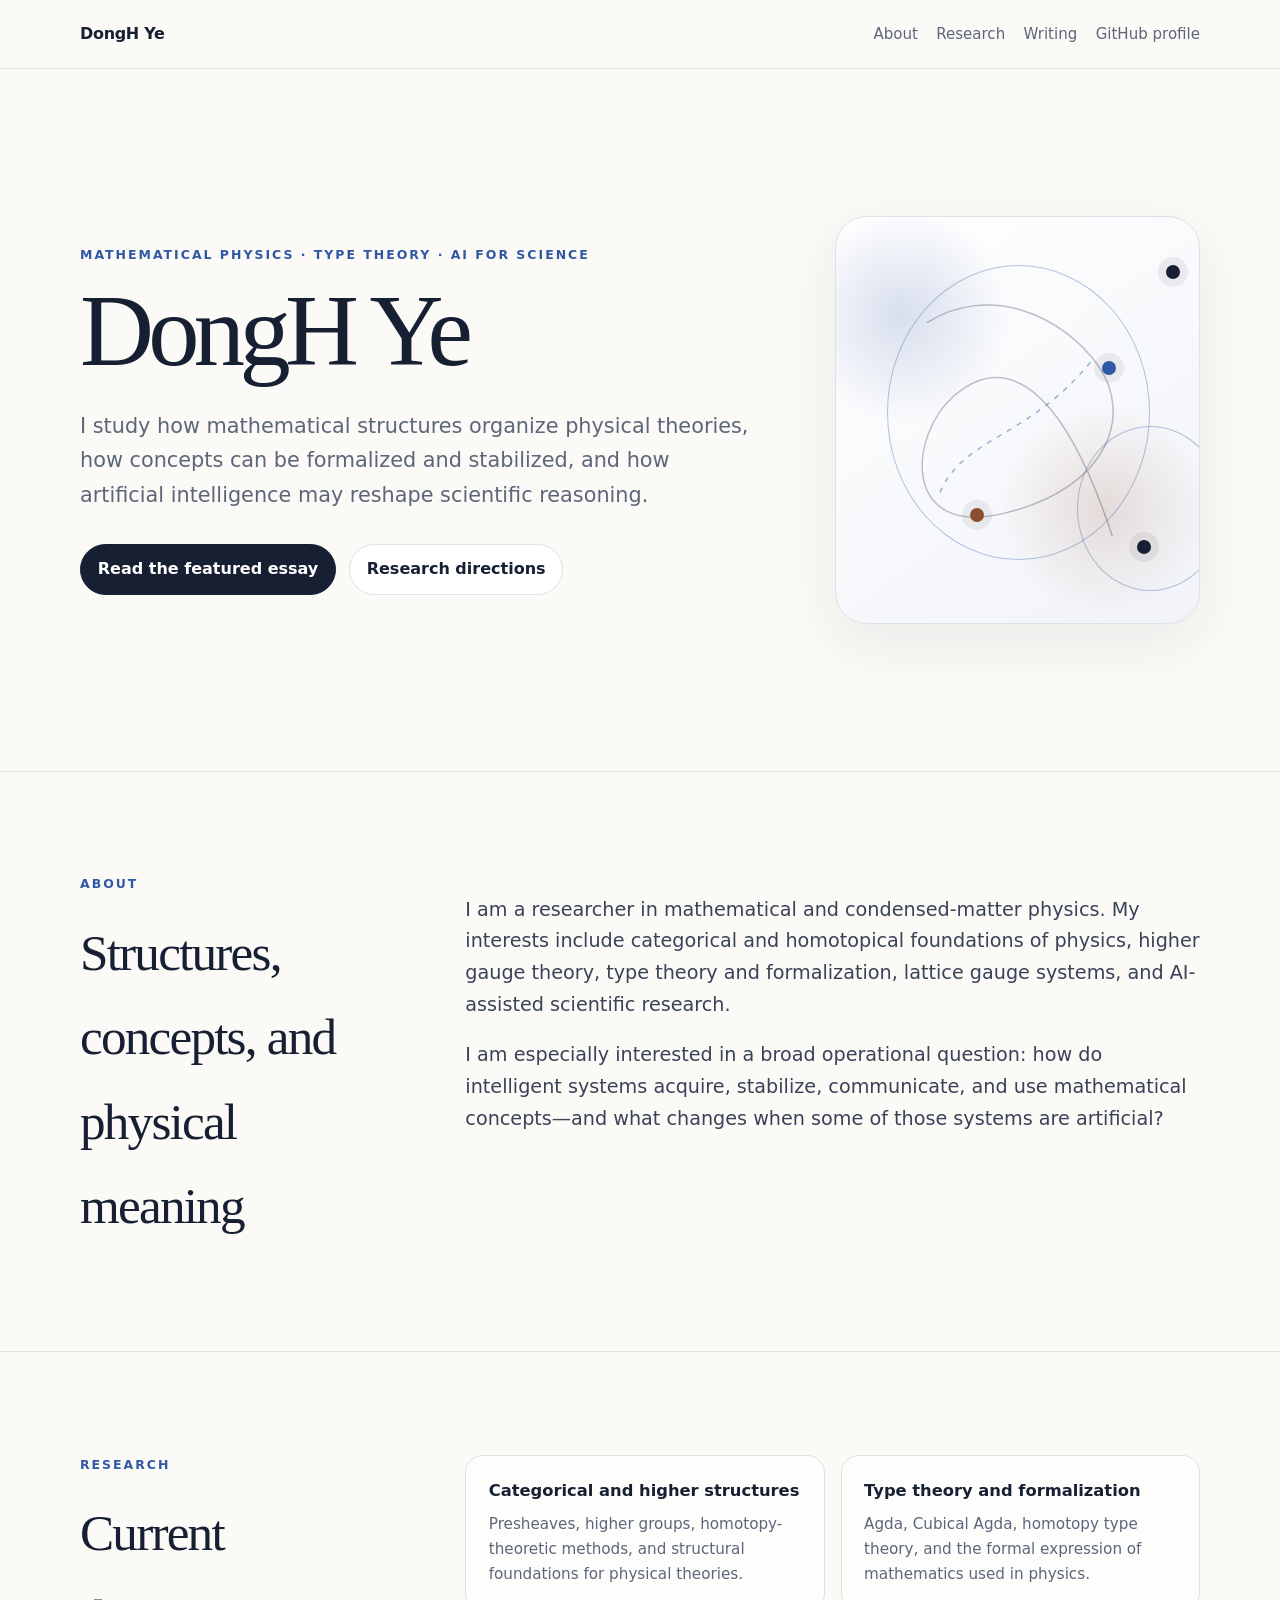
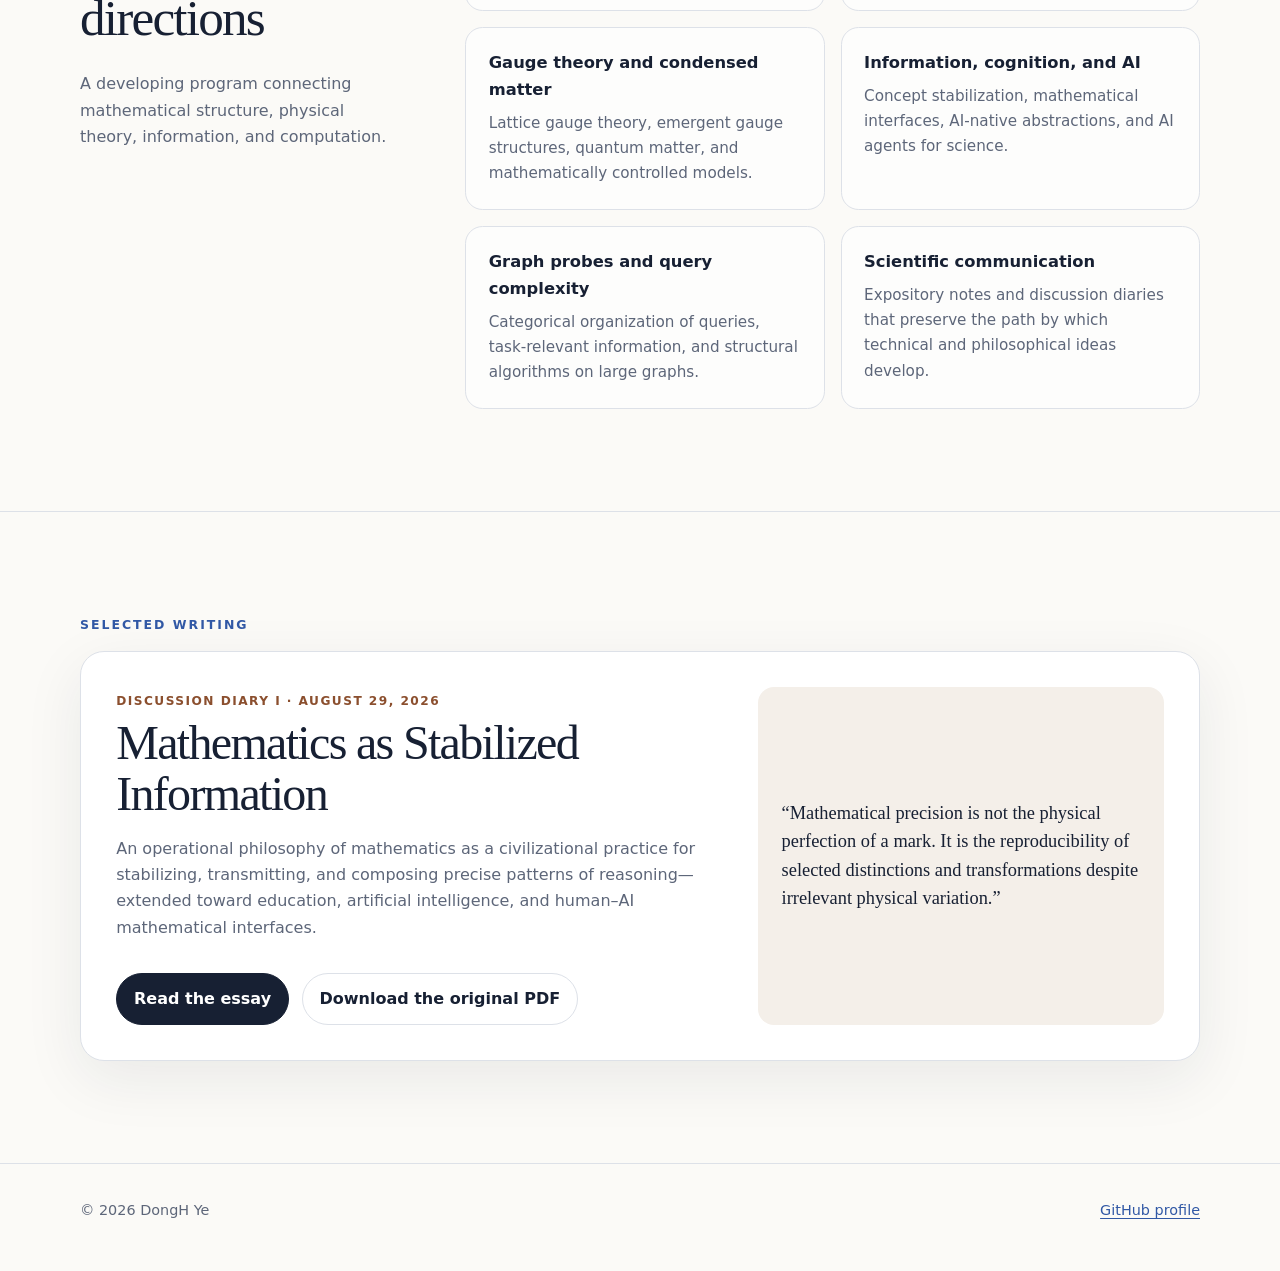
<file: github_pages_personal_site_starter/UPLOAD_TO_GITHUB/index.html>
<!doctype html>
<html lang="en">
<head>
  <meta charset="utf-8">
  <meta name="viewport" content="width=device-width, initial-scale=1">
  <meta name="description" content="Personal academic homepage of DongH Ye: mathematical physics, type theory, higher structures, condensed matter, and AI for science.">
  <title>DongH Ye — Mathematical Physics & AI for Science</title>
  <link rel="icon" href="assets/favicon.svg" type="image/svg+xml">
  <link rel="stylesheet" href="assets/styles.css">
</head>
<body>
  <a class="skip-link" href="#main">Skip to content</a>
  <header class="site-header">
    <nav class="nav" aria-label="Primary navigation">
      <a class="brand" href="./">DongH Ye</a>
      <div class="nav-links">
        <a href="#about">About</a>
        <a href="#research">Research</a>
        <a href="#writing">Writing</a>
        <a class="keep" data-github-profile href="https://github.com/">GitHub</a>
      </div>
    </nav>
  </header>

  <main id="main">
    <div class="container">
      <section class="hero" aria-labelledby="hero-title">
        <div>
          <p class="eyebrow">Mathematical physics · Type theory · AI for science</p>
          <h1 id="hero-title">DongH Ye</h1>
          <p class="lead">I study how mathematical structures organize physical theories, how concepts can be formalized and stabilized, and how artificial intelligence may reshape scientific reasoning.</p>
          <div class="actions">
            <a class="button primary" href="essay/">Read the featured essay</a>
            <a class="button" href="#research">Research directions</a>
          </div>
        </div>
        <div class="hero-art" aria-hidden="true">
          <div class="orbit">
            <svg viewBox="0 0 400 440" role="img">
              <path d="M74 80 C160 25, 262 70, 311 139 S326 309, 182 344 S48 236, 112 181 S256 150, 331 376" fill="none" stroke="rgba(23,32,51,.28)" stroke-width="2"/>
              <path d="M92 315 C125 238, 217 239, 302 133" fill="none" stroke="rgba(49,88,165,.48)" stroke-width="2" stroke-dasharray="7 9"/>
            </svg>
            <span></span><span></span><span></span><span></span>
          </div>
        </div>
      </section>
    </div>

    <section id="about" class="section">
      <div class="container section-grid">
        <div>
          <p class="eyebrow">About</p>
          <h2>Structures, concepts, and physical meaning</h2>
        </div>
        <div class="prose-large">
          <p>I am a researcher in mathematical and condensed-matter physics. My interests include categorical and homotopical foundations of physics, higher gauge theory, type theory and formalization, lattice gauge systems, and AI-assisted scientific research.</p>
          <p>I am especially interested in a broad operational question: how do intelligent systems acquire, stabilize, communicate, and use mathematical concepts—and what changes when some of those systems are artificial?</p>
        </div>
      </div>
    </section>

    <section id="research" class="section">
      <div class="container section-grid">
        <div>
          <p class="eyebrow">Research</p>
          <h2>Current directions</h2>
          <p class="section-intro">A developing program connecting mathematical structure, physical theory, information, and computation.</p>
        </div>
        <div class="cards">
          <article class="card">
            <h3>Categorical and higher structures</h3>
            <p>Presheaves, higher groups, homotopy-theoretic methods, and structural foundations for physical theories.</p>
          </article>
          <article class="card">
            <h3>Type theory and formalization</h3>
            <p>Agda, Cubical Agda, homotopy type theory, and the formal expression of mathematics used in physics.</p>
          </article>
          <article class="card">
            <h3>Gauge theory and condensed matter</h3>
            <p>Lattice gauge theory, emergent gauge structures, quantum matter, and mathematically controlled models.</p>
          </article>
          <article class="card">
            <h3>Information, cognition, and AI</h3>
            <p>Concept stabilization, mathematical interfaces, AI-native abstractions, and AI agents for science.</p>
          </article>
          <article class="card">
            <h3>Graph probes and query complexity</h3>
            <p>Categorical organization of queries, task-relevant information, and structural algorithms on large graphs.</p>
          </article>
          <article class="card">
            <h3>Scientific communication</h3>
            <p>Expository notes and discussion diaries that preserve the path by which technical and philosophical ideas develop.</p>
          </article>
        </div>
      </div>
    </section>

    <section id="writing" class="section">
      <div class="container">
        <p class="eyebrow">Selected writing</p>
        <div class="feature">
          <div>
            <span class="meta">Discussion Diary I · August 29, 2026</span>
            <h3>Mathematics as Stabilized Information</h3>
            <p>An operational philosophy of mathematics as a civilizational practice for stabilizing, transmitting, and composing precise patterns of reasoning—extended toward education, artificial intelligence, and human–AI mathematical interfaces.</p>
            <div class="actions">
              <a class="button primary" href="essay/">Read the essay</a>
              <a class="button" href="assets/pdf/mathematics-as-stabilized-information-discussion-diary.pdf">Download the original PDF</a>
            </div>
          </div>
          <div class="feature-quote">“Mathematical precision is not the physical perfection of a mark. It is the reproducibility of selected distinctions and transformations despite irrelevant physical variation.”</div>
        </div>
      </div>
    </section>
  </main>

  <footer class="site-footer">
    <div class="container footer-row">
      <span>© <span data-year></span> DongH Ye</span>
      <a data-github-profile href="https://github.com/">GitHub profile</a>
    </div>
  </footer>
  <script src="assets/site.js"></script>
</body>
</html>
</file>
<file: assets/styles.css>
:root {
  --ink: #172033;
  --muted: #5d6679;
  --paper: #fbfaf7;
  --surface: #ffffff;
  --line: #dde1e8;
  --accent: #3158a5;
  --accent-2: #8b4f2e;
  --soft: #eef2fa;
  --quote: #f4efe9;
  --max: 1120px;
  --prose: 760px;
  --shadow: 0 18px 60px rgba(23, 32, 51, 0.08);
}

* { box-sizing: border-box; }
html { scroll-behavior: smooth; }
body {
  margin: 0;
  color: var(--ink);
  background: var(--paper);
  font-family: Inter, ui-sans-serif, system-ui, -apple-system, BlinkMacSystemFont, "Segoe UI", sans-serif;
  line-height: 1.65;
  text-rendering: optimizeLegibility;
}
a { color: var(--accent); text-underline-offset: 0.18em; }
a:hover { color: #1e3972; }
img, svg { max-width: 100%; }

.skip-link {
  position: absolute;
  left: -9999px;
  top: 0;
}
.skip-link:focus {
  left: 1rem;
  top: 1rem;
  z-index: 99;
  background: var(--surface);
  padding: .7rem 1rem;
  border: 1px solid var(--line);
  border-radius: .5rem;
}

.site-header {
  position: sticky;
  top: 0;
  z-index: 20;
  border-bottom: 1px solid rgba(221, 225, 232, .82);
  background: rgba(251, 250, 247, .9);
  backdrop-filter: blur(14px);
}
.nav {
  width: min(var(--max), calc(100% - 2rem));
  margin: 0 auto;
  min-height: 68px;
  display: flex;
  align-items: center;
  justify-content: space-between;
  gap: 1rem;
}
.brand {
  color: var(--ink);
  text-decoration: none;
  font-weight: 750;
  letter-spacing: -.02em;
}
.nav-links { display: flex; gap: 1.15rem; align-items: center; }
.nav-links a { color: var(--muted); text-decoration: none; font-size: .94rem; }
.nav-links a:hover { color: var(--ink); }

.container {
  width: min(var(--max), calc(100% - 2rem));
  margin: 0 auto;
}

.hero {
  min-height: 78vh;
  display: grid;
  grid-template-columns: minmax(0, 1.3fr) minmax(280px, .7fr);
  gap: clamp(2rem, 6vw, 6rem);
  align-items: center;
  padding: clamp(4.5rem, 9vw, 8rem) 0;
}
.eyebrow {
  margin: 0 0 1rem;
  color: var(--accent);
  font-size: .78rem;
  font-weight: 800;
  letter-spacing: .16em;
  text-transform: uppercase;
}
.hero h1 {
  margin: 0;
  max-width: 820px;
  font-family: Georgia, "Times New Roman", serif;
  font-weight: 500;
  font-size: clamp(3rem, 8vw, 6.8rem);
  line-height: .98;
  letter-spacing: -.055em;
}
.hero .lead {
  max-width: 720px;
  margin: 1.7rem 0 0;
  color: var(--muted);
  font-size: clamp(1.05rem, 2vw, 1.3rem);
}
.actions { display: flex; flex-wrap: wrap; gap: .8rem; margin-top: 2rem; }
.button {
  display: inline-flex;
  align-items: center;
  justify-content: center;
  min-height: 46px;
  padding: .72rem 1.05rem;
  border-radius: 999px;
  text-decoration: none;
  font-weight: 700;
  border: 1px solid var(--line);
  background: var(--surface);
  color: var(--ink);
}
.button.primary { background: var(--ink); border-color: var(--ink); color: #fff; }
.button:hover { transform: translateY(-1px); }

.hero-art {
  position: relative;
  aspect-ratio: 1 / 1.12;
  border: 1px solid var(--line);
  border-radius: 2rem;
  background:
    radial-gradient(circle at 18% 24%, rgba(49,88,165,.18), transparent 25%),
    radial-gradient(circle at 74% 72%, rgba(139,79,46,.16), transparent 26%),
    linear-gradient(145deg, #fff, #f1f3f8);
  box-shadow: var(--shadow);
  overflow: hidden;
}
.hero-art::before,
.hero-art::after {
  content: "";
  position: absolute;
  border: 1px solid rgba(49,88,165,.35);
  border-radius: 50%;
}
.hero-art::before { width: 72%; height: 72%; left: 14%; top: 12%; }
.hero-art::after { width: 40%; height: 40%; right: -7%; bottom: 8%; }
.orbit {
  position: absolute;
  inset: 12% 9% 10%;
}
.orbit span {
  position: absolute;
  width: 14px;
  height: 14px;
  border-radius: 50%;
  background: var(--ink);
  box-shadow: 0 0 0 8px rgba(23,32,51,.07);
}
.orbit span:nth-child(1) { left: 12%; top: 16%; }
.orbit span:nth-child(2) { right: 17%; top: 30%; background: var(--accent); }
.orbit span:nth-child(3) { left: 34%; bottom: 19%; background: var(--accent-2); }
.orbit span:nth-child(4) { right: 5%; bottom: 9%; }
.orbit svg { width: 100%; height: 100%; }

.section { padding: clamp(4rem, 8vw, 7rem) 0; border-top: 1px solid var(--line); }
.section-grid { display: grid; grid-template-columns: .42fr 1fr; gap: clamp(2rem, 6vw, 6rem); }
.section h2 {
  margin: 0;
  font-family: Georgia, "Times New Roman", serif;
  font-weight: 500;
  font-size: clamp(2rem, 4vw, 3.4rem);
  letter-spacing: -.035em;
}
.section-intro { margin: .7rem 0 0; color: var(--muted); }
.prose-large { font-size: clamp(1.08rem, 1.5vw, 1.22rem); color: #394257; }

.cards { display: grid; grid-template-columns: repeat(2, minmax(0, 1fr)); gap: 1rem; }
.card {
  padding: 1.4rem;
  border: 1px solid var(--line);
  border-radius: 1.1rem;
  background: rgba(255,255,255,.62);
}
.card h3 { margin: 0 0 .45rem; font-size: 1.02rem; }
.card p { margin: 0; color: var(--muted); font-size: .95rem; }

.feature {
  display: grid;
  grid-template-columns: minmax(0, 1.2fr) minmax(240px, .8fr);
  gap: 2rem;
  align-items: stretch;
  padding: clamp(1.4rem, 3vw, 2.2rem);
  border: 1px solid var(--line);
  border-radius: 1.5rem;
  background: var(--surface);
  box-shadow: var(--shadow);
}
.feature h3 {
  margin: .25rem 0 .6rem;
  font-family: Georgia, "Times New Roman", serif;
  font-weight: 500;
  font-size: clamp(1.9rem, 4vw, 3rem);
  line-height: 1.06;
  letter-spacing: -.035em;
}
.feature p { color: var(--muted); }
.feature-quote {
  display: flex;
  align-items: center;
  padding: 1.5rem;
  border-radius: 1rem;
  background: var(--quote);
  font-family: Georgia, "Times New Roman", serif;
  font-size: 1.15rem;
  line-height: 1.55;
}
.meta { color: var(--accent-2); text-transform: uppercase; font-size: .76rem; font-weight: 800; letter-spacing: .12em; }

.site-footer {
  border-top: 1px solid var(--line);
  padding: 2.2rem 0 3rem;
  color: var(--muted);
  font-size: .9rem;
}
.footer-row { display: flex; justify-content: space-between; gap: 1rem; flex-wrap: wrap; }

/* Essay */
.essay-shell { width: min(var(--prose), calc(100% - 2rem)); margin: 0 auto; }
.essay-hero { padding: clamp(4.5rem, 10vw, 8rem) 0 3rem; }
.essay-kicker { color: var(--accent-2); text-transform: uppercase; letter-spacing: .14em; font-size: .76rem; font-weight: 800; }
.essay-hero h1 {
  margin: .8rem 0 .9rem;
  font-family: Georgia, "Times New Roman", serif;
  font-weight: 500;
  font-size: clamp(2.7rem, 7vw, 5.6rem);
  line-height: 1;
  letter-spacing: -.05em;
}
.essay-subtitle { margin: 0; color: var(--muted); font-size: clamp(1.05rem, 2vw, 1.35rem); }
.essay-meta { display: flex; gap: 1rem; flex-wrap: wrap; margin-top: 1.6rem; color: var(--muted); font-size: .9rem; }

.toc {
  margin: 1rem 0 3.2rem;
  padding: 1.3rem 1.4rem;
  border: 1px solid var(--line);
  border-radius: 1rem;
  background: var(--surface);
}
.toc strong { display: block; margin-bottom: .65rem; }
.toc ol { columns: 2; gap: 2rem; margin: 0; padding-left: 1.2rem; }
.toc li { margin: .25rem 0; break-inside: avoid; }
.toc a { color: var(--muted); text-decoration: none; }
.toc a:hover { color: var(--accent); }

.article {
  padding-bottom: 6rem;
  font-family: Georgia, "Times New Roman", serif;
  font-size: clamp(1.06rem, 1.4vw, 1.16rem);
  line-height: 1.82;
}
.article > p:first-child { font-size: 1.08em; }
.article h2 {
  margin: 4.2rem 0 1.2rem;
  scroll-margin-top: 92px;
  font-family: Inter, ui-sans-serif, system-ui, sans-serif;
  font-weight: 760;
  font-size: clamp(1.7rem, 3vw, 2.35rem);
  line-height: 1.2;
  letter-spacing: -.035em;
}
.article h3 { font-family: Inter, ui-sans-serif, system-ui, sans-serif; }
.article p { margin: 1.2rem 0; }
.article blockquote {
  margin: 2rem 0;
  padding: 1.15rem 1.3rem;
  border-left: 4px solid var(--accent);
  border-radius: 0 .75rem .75rem 0;
  background: var(--soft);
  color: #29344b;
}
.article blockquote p { margin: .45rem 0; }
.article ul, .article ol { padding-left: 1.45rem; }
.article li { margin: .55rem 0; }
.article table {
  width: 100%;
  margin: 2rem 0;
  border-collapse: collapse;
  font-family: Inter, ui-sans-serif, system-ui, sans-serif;
  font-size: .92rem;
  line-height: 1.5;
}
.article th, .article td { padding: .8rem .75rem; border: 1px solid var(--line); text-align: left; vertical-align: top; }
.article th { background: var(--soft); }
.article pre {
  overflow-x: auto;
  padding: 1rem 1.1rem;
  border-radius: .8rem;
  background: #20283a;
  color: #f8f8f4;
  font-family: ui-monospace, SFMono-Regular, Menlo, Consolas, monospace;
  font-size: .83rem;
  line-height: 1.45;
}
.article hr { border: 0; border-top: 1px solid var(--line); margin: 3rem 0; }
.article .source-note { margin-top: 3rem; padding-top: 1.5rem; border-top: 1px solid var(--line); }

.back-link { color: var(--muted); text-decoration: none; }
.back-link:hover { color: var(--ink); }

@media (max-width: 820px) {
  .hero { grid-template-columns: 1fr; min-height: auto; }
  .hero-art { max-width: 520px; width: 100%; }
  .section-grid { grid-template-columns: 1fr; }
  .feature { grid-template-columns: 1fr; }
}
@media (max-width: 620px) {
  .nav-links a:not(.keep) { display: none; }
  .cards { grid-template-columns: 1fr; }
  .toc ol { columns: 1; }
  .hero h1 { font-size: clamp(3.1rem, 17vw, 5rem); }
  .article table { display: block; overflow-x: auto; }
}
@media (prefers-reduced-motion: reduce) {
  html { scroll-behavior: auto; }
  *, *::before, *::after { transition: none !important; }
}
</file>
<file: github_pages_personal_site_starter/UPLOAD_TO_GITHUB/assets/styles.css>
:root {
  --ink: #172033;
  --muted: #5d6679;
  --paper: #fbfaf7;
  --surface: #ffffff;
  --line: #dde1e8;
  --accent: #3158a5;
  --accent-2: #8b4f2e;
  --soft: #eef2fa;
  --quote: #f4efe9;
  --max: 1120px;
  --prose: 760px;
  --shadow: 0 18px 60px rgba(23, 32, 51, 0.08);
}

* { box-sizing: border-box; }
html { scroll-behavior: smooth; }
body {
  margin: 0;
  color: var(--ink);
  background: var(--paper);
  font-family: Inter, ui-sans-serif, system-ui, -apple-system, BlinkMacSystemFont, "Segoe UI", sans-serif;
  line-height: 1.65;
  text-rendering: optimizeLegibility;
}
a { color: var(--accent); text-underline-offset: 0.18em; }
a:hover { color: #1e3972; }
img, svg { max-width: 100%; }

.skip-link {
  position: absolute;
  left: -9999px;
  top: 0;
}
.skip-link:focus {
  left: 1rem;
  top: 1rem;
  z-index: 99;
  background: var(--surface);
  padding: .7rem 1rem;
  border: 1px solid var(--line);
  border-radius: .5rem;
}

.site-header {
  position: sticky;
  top: 0;
  z-index: 20;
  border-bottom: 1px solid rgba(221, 225, 232, .82);
  background: rgba(251, 250, 247, .9);
  backdrop-filter: blur(14px);
}
.nav {
  width: min(var(--max), calc(100% - 2rem));
  margin: 0 auto;
  min-height: 68px;
  display: flex;
  align-items: center;
  justify-content: space-between;
  gap: 1rem;
}
.brand {
  color: var(--ink);
  text-decoration: none;
  font-weight: 750;
  letter-spacing: -.02em;
}
.nav-links { display: flex; gap: 1.15rem; align-items: center; }
.nav-links a { color: var(--muted); text-decoration: none; font-size: .94rem; }
.nav-links a:hover { color: var(--ink); }

.container {
  width: min(var(--max), calc(100% - 2rem));
  margin: 0 auto;
}

.hero {
  min-height: 78vh;
  display: grid;
  grid-template-columns: minmax(0, 1.3fr) minmax(280px, .7fr);
  gap: clamp(2rem, 6vw, 6rem);
  align-items: center;
  padding: clamp(4.5rem, 9vw, 8rem) 0;
}
.eyebrow {
  margin: 0 0 1rem;
  color: var(--accent);
  font-size: .78rem;
  font-weight: 800;
  letter-spacing: .16em;
  text-transform: uppercase;
}
.hero h1 {
  margin: 0;
  max-width: 820px;
  font-family: Georgia, "Times New Roman", serif;
  font-weight: 500;
  font-size: clamp(3rem, 8vw, 6.8rem);
  line-height: .98;
  letter-spacing: -.055em;
}
.hero .lead {
  max-width: 720px;
  margin: 1.7rem 0 0;
  color: var(--muted);
  font-size: clamp(1.05rem, 2vw, 1.3rem);
}
.actions { display: flex; flex-wrap: wrap; gap: .8rem; margin-top: 2rem; }
.button {
  display: inline-flex;
  align-items: center;
  justify-content: center;
  min-height: 46px;
  padding: .72rem 1.05rem;
  border-radius: 999px;
  text-decoration: none;
  font-weight: 700;
  border: 1px solid var(--line);
  background: var(--surface);
  color: var(--ink);
}
.button.primary { background: var(--ink); border-color: var(--ink); color: #fff; }
.button:hover { transform: translateY(-1px); }

.hero-art {
  position: relative;
  aspect-ratio: 1 / 1.12;
  border: 1px solid var(--line);
  border-radius: 2rem;
  background:
    radial-gradient(circle at 18% 24%, rgba(49,88,165,.18), transparent 25%),
    radial-gradient(circle at 74% 72%, rgba(139,79,46,.16), transparent 26%),
    linear-gradient(145deg, #fff, #f1f3f8);
  box-shadow: var(--shadow);
  overflow: hidden;
}
.hero-art::before,
.hero-art::after {
  content: "";
  position: absolute;
  border: 1px solid rgba(49,88,165,.35);
  border-radius: 50%;
}
.hero-art::before { width: 72%; height: 72%; left: 14%; top: 12%; }
.hero-art::after { width: 40%; height: 40%; right: -7%; bottom: 8%; }
.orbit {
  position: absolute;
  inset: 12% 9% 10%;
}
.orbit span {
  position: absolute;
  width: 14px;
  height: 14px;
  border-radius: 50%;
  background: var(--ink);
  box-shadow: 0 0 0 8px rgba(23,32,51,.07);
}
.orbit span:nth-child(1) { left: 12%; top: 16%; }
.orbit span:nth-child(2) { right: 17%; top: 30%; background: var(--accent); }
.orbit span:nth-child(3) { left: 34%; bottom: 19%; background: var(--accent-2); }
.orbit span:nth-child(4) { right: 5%; bottom: 9%; }
.orbit svg { width: 100%; height: 100%; }

.section { padding: clamp(4rem, 8vw, 7rem) 0; border-top: 1px solid var(--line); }
.section-grid { display: grid; grid-template-columns: .42fr 1fr; gap: clamp(2rem, 6vw, 6rem); }
.section h2 {
  margin: 0;
  font-family: Georgia, "Times New Roman", serif;
  font-weight: 500;
  font-size: clamp(2rem, 4vw, 3.4rem);
  letter-spacing: -.035em;
}
.section-intro { margin: .7rem 0 0; color: var(--muted); }
.prose-large { font-size: clamp(1.08rem, 1.5vw, 1.22rem); color: #394257; }

.cards { display: grid; grid-template-columns: repeat(2, minmax(0, 1fr)); gap: 1rem; }
.card {
  padding: 1.4rem;
  border: 1px solid var(--line);
  border-radius: 1.1rem;
  background: rgba(255,255,255,.62);
}
.card h3 { margin: 0 0 .45rem; font-size: 1.02rem; }
.card p { margin: 0; color: var(--muted); font-size: .95rem; }

.feature {
  display: grid;
  grid-template-columns: minmax(0, 1.2fr) minmax(240px, .8fr);
  gap: 2rem;
  align-items: stretch;
  padding: clamp(1.4rem, 3vw, 2.2rem);
  border: 1px solid var(--line);
  border-radius: 1.5rem;
  background: var(--surface);
  box-shadow: var(--shadow);
}
.feature h3 {
  margin: .25rem 0 .6rem;
  font-family: Georgia, "Times New Roman", serif;
  font-weight: 500;
  font-size: clamp(1.9rem, 4vw, 3rem);
  line-height: 1.06;
  letter-spacing: -.035em;
}
.feature p { color: var(--muted); }
.feature-quote {
  display: flex;
  align-items: center;
  padding: 1.5rem;
  border-radius: 1rem;
  background: var(--quote);
  font-family: Georgia, "Times New Roman", serif;
  font-size: 1.15rem;
  line-height: 1.55;
}
.meta { color: var(--accent-2); text-transform: uppercase; font-size: .76rem; font-weight: 800; letter-spacing: .12em; }

.site-footer {
  border-top: 1px solid var(--line);
  padding: 2.2rem 0 3rem;
  color: var(--muted);
  font-size: .9rem;
}
.footer-row { display: flex; justify-content: space-between; gap: 1rem; flex-wrap: wrap; }

/* Essay */
.essay-shell { width: min(var(--prose), calc(100% - 2rem)); margin: 0 auto; }
.essay-hero { padding: clamp(4.5rem, 10vw, 8rem) 0 3rem; }
.essay-kicker { color: var(--accent-2); text-transform: uppercase; letter-spacing: .14em; font-size: .76rem; font-weight: 800; }
.essay-hero h1 {
  margin: .8rem 0 .9rem;
  font-family: Georgia, "Times New Roman", serif;
  font-weight: 500;
  font-size: clamp(2.7rem, 7vw, 5.6rem);
  line-height: 1;
  letter-spacing: -.05em;
}
.essay-subtitle { margin: 0; color: var(--muted); font-size: clamp(1.05rem, 2vw, 1.35rem); }
.essay-meta { display: flex; gap: 1rem; flex-wrap: wrap; margin-top: 1.6rem; color: var(--muted); font-size: .9rem; }

.toc {
  margin: 1rem 0 3.2rem;
  padding: 1.3rem 1.4rem;
  border: 1px solid var(--line);
  border-radius: 1rem;
  background: var(--surface);
}
.toc strong { display: block; margin-bottom: .65rem; }
.toc ol { columns: 2; gap: 2rem; margin: 0; padding-left: 1.2rem; }
.toc li { margin: .25rem 0; break-inside: avoid; }
.toc a { color: var(--muted); text-decoration: none; }
.toc a:hover { color: var(--accent); }

.article {
  padding-bottom: 6rem;
  font-family: Georgia, "Times New Roman", serif;
  font-size: clamp(1.06rem, 1.4vw, 1.16rem);
  line-height: 1.82;
}
.article > p:first-child { font-size: 1.08em; }
.article h2 {
  margin: 4.2rem 0 1.2rem;
  scroll-margin-top: 92px;
  font-family: Inter, ui-sans-serif, system-ui, sans-serif;
  font-weight: 760;
  font-size: clamp(1.7rem, 3vw, 2.35rem);
  line-height: 1.2;
  letter-spacing: -.035em;
}
.article h3 { font-family: Inter, ui-sans-serif, system-ui, sans-serif; }
.article p { margin: 1.2rem 0; }
.article blockquote {
  margin: 2rem 0;
  padding: 1.15rem 1.3rem;
  border-left: 4px solid var(--accent);
  border-radius: 0 .75rem .75rem 0;
  background: var(--soft);
  color: #29344b;
}
.article blockquote p { margin: .45rem 0; }
.article ul, .article ol { padding-left: 1.45rem; }
.article li { margin: .55rem 0; }
.article table {
  width: 100%;
  margin: 2rem 0;
  border-collapse: collapse;
  font-family: Inter, ui-sans-serif, system-ui, sans-serif;
  font-size: .92rem;
  line-height: 1.5;
}
.article th, .article td { padding: .8rem .75rem; border: 1px solid var(--line); text-align: left; vertical-align: top; }
.article th { background: var(--soft); }
.article pre {
  overflow-x: auto;
  padding: 1rem 1.1rem;
  border-radius: .8rem;
  background: #20283a;
  color: #f8f8f4;
  font-family: ui-monospace, SFMono-Regular, Menlo, Consolas, monospace;
  font-size: .83rem;
  line-height: 1.45;
}
.article hr { border: 0; border-top: 1px solid var(--line); margin: 3rem 0; }
.article .source-note { margin-top: 3rem; padding-top: 1.5rem; border-top: 1px solid var(--line); }

.back-link { color: var(--muted); text-decoration: none; }
.back-link:hover { color: var(--ink); }

@media (max-width: 820px) {
  .hero { grid-template-columns: 1fr; min-height: auto; }
  .hero-art { max-width: 520px; width: 100%; }
  .section-grid { grid-template-columns: 1fr; }
  .feature { grid-template-columns: 1fr; }
}
@media (max-width: 620px) {
  .nav-links a:not(.keep) { display: none; }
  .cards { grid-template-columns: 1fr; }
  .toc ol { columns: 1; }
  .hero h1 { font-size: clamp(3.1rem, 17vw, 5rem); }
  .article table { display: block; overflow-x: auto; }
}
@media (prefers-reduced-motion: reduce) {
  html { scroll-behavior: auto; }
  *, *::before, *::after { transition: none !important; }
}
</file>
